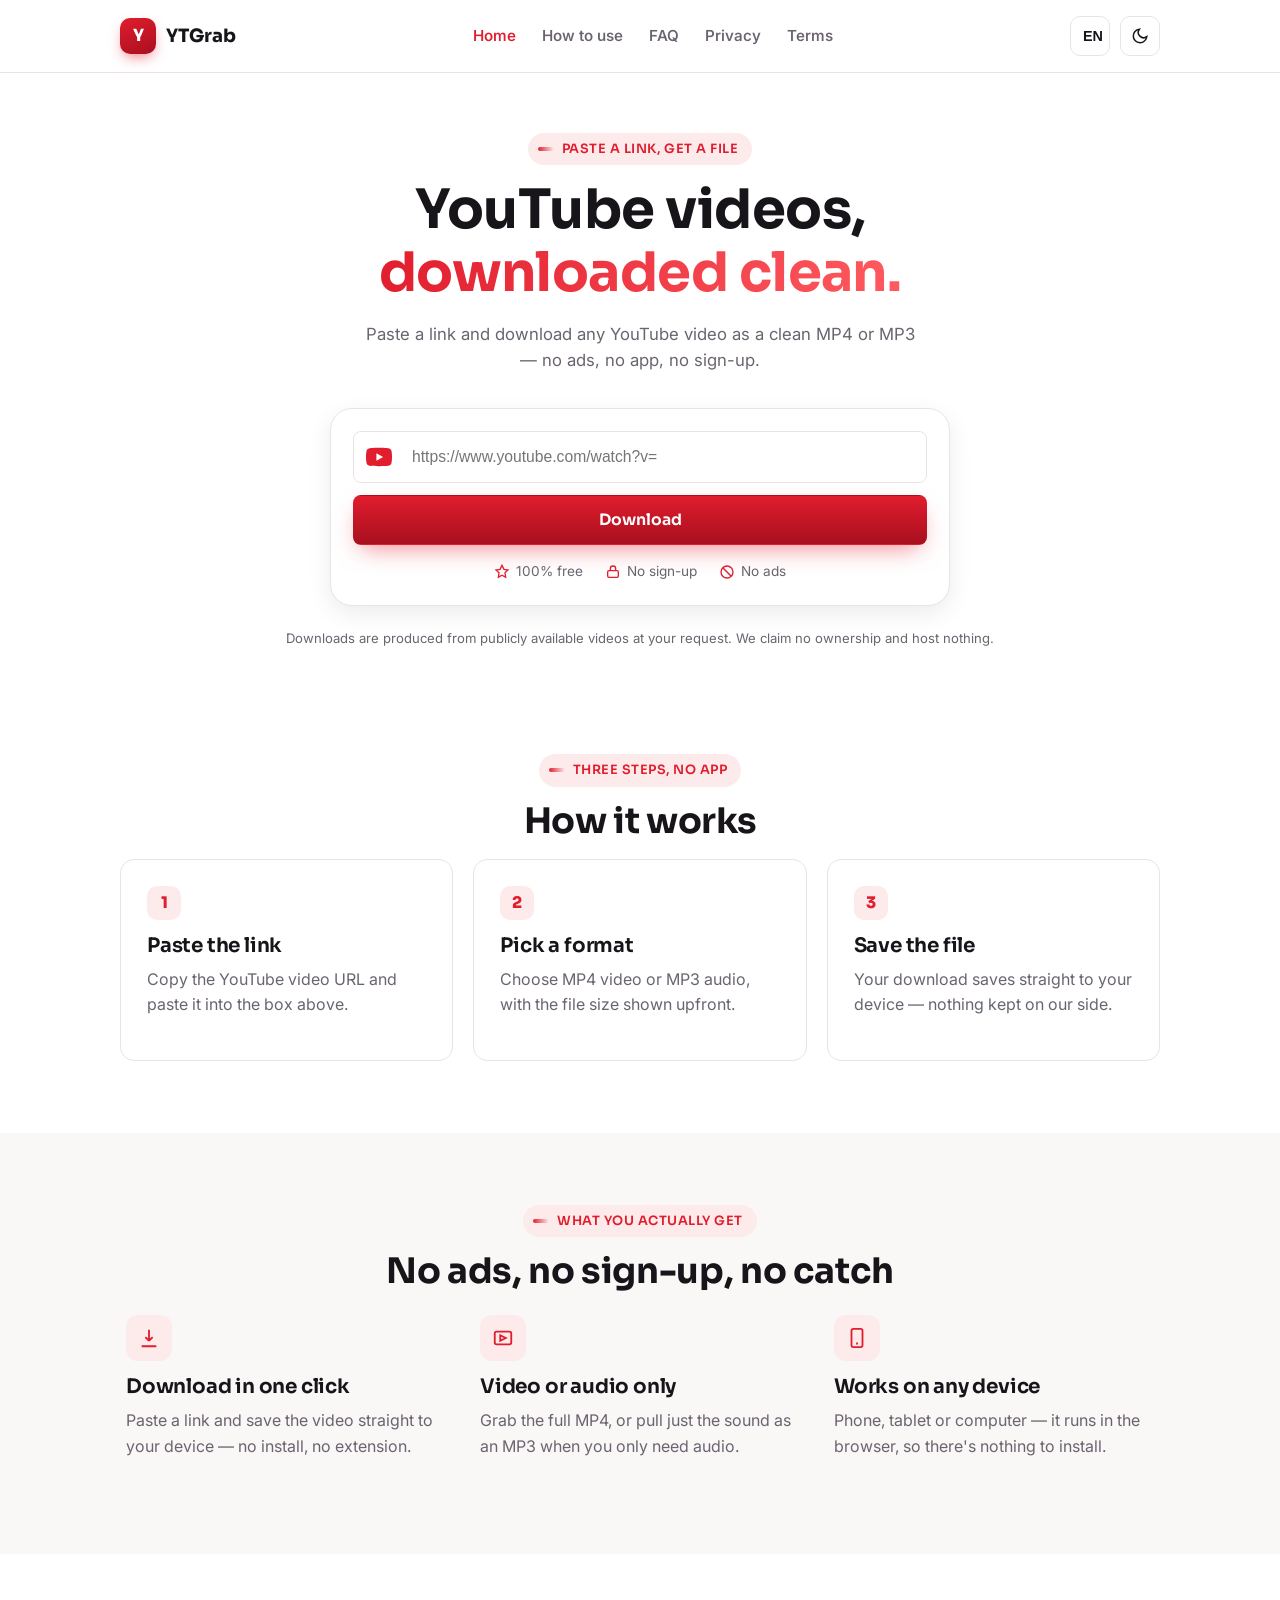
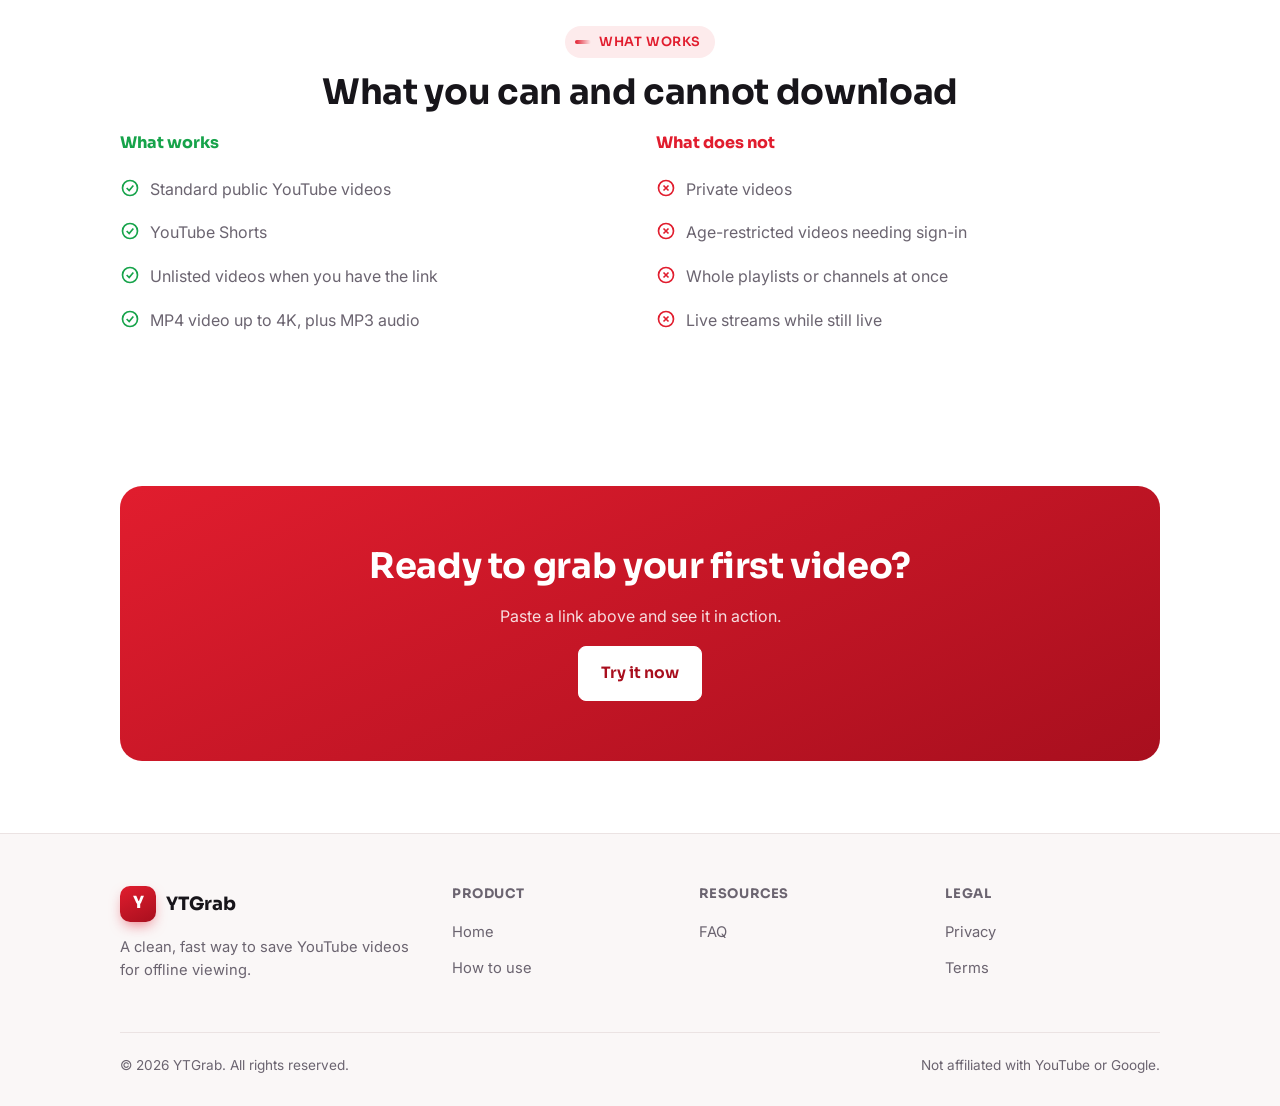
<file: index.html>
<!DOCTYPE html>
<html lang="en">
<head>
<meta charset="UTF-8">
<meta name="viewport" content="width=device-width, initial-scale=1.0">
<title>YTGrab — Free YouTube Video Downloader (MP4 & MP3, No Ads)</title>
<meta name="description" content="Download any YouTube video as a clean MP4 or MP3. Paste a link and save it straight to your device — no ads, no app to install, no sign-up.">
<link rel="icon" type="image/svg+xml" href="assets/favicon.svg">
<link rel="preconnect" href="https://fonts.googleapis.com">
<link rel="preconnect" href="https://fonts.gstatic.com" crossorigin>
<link href="https://fonts.googleapis.com/css2?family=Sora:wght@600;700;800&family=Inter:wght@400;500;600&display=swap" rel="stylesheet">
<link rel="stylesheet" href="css/style.css">
</head>
<body>

<header class="site-header">
  <div class="container">
    <a href="index.html" class="brand">
      <span class="brand-mark">Y</span>
      <span class="brand-name">YTGrab</span>
    </a>
    <nav class="main-nav">
      <a href="index.html" class="active" data-i18n="nav_home">Home</a>
      <a href="how-to-use.html" data-i18n="nav_howto">How to use</a>
      <a href="faq.html" data-i18n="nav_faq">FAQ</a>
      <a href="privacy-policy.html" data-i18n="nav_privacy">Privacy</a>
      <a href="terms-and-conditions.html" data-i18n="nav_terms">Terms</a>
    </nav>
    <div class="header-actions">
      <div class="lang-wrap">
        <button class="icon-btn lang-btn" type="button" aria-label="Change language" aria-haspopup="true">
          <svg viewBox="0 0 24 24" fill="none" stroke="currentColor" stroke-width="2"><circle cx="12" cy="12" r="9"/><path d="M3 12h18M12 3c2.5 2.7 3.8 6 3.8 9s-1.3 6.3-3.8 9c-2.5-2.7-3.8-6-3.8-9s1.3-6.3 3.8-9z"/></svg>
          <span data-current-lang>EN</span>
        </button>
        <div class="lang-menu" role="menu"></div>
      </div>
      <button class="icon-btn theme-toggle" type="button" aria-label="Toggle dark mode">
        <svg class="sun" viewBox="0 0 24 24" fill="none" stroke="currentColor" stroke-width="2"><circle cx="12" cy="12" r="4"/><path d="M12 2v2M12 20v2M4.9 4.9l1.4 1.4M17.7 17.7l1.4 1.4M2 12h2M20 12h2M4.9 19.1l1.4-1.4M17.7 6.3l1.4-1.4"/></svg>
        <svg class="moon" viewBox="0 0 24 24" fill="none" stroke="currentColor" stroke-width="2"><path d="M21 12.8A9 9 0 1111.2 3 7 7 0 0021 12.8z"/></svg>
      </button>
      <button class="icon-btn menu-toggle" type="button" aria-label="Open menu">
        <svg viewBox="0 0 24 24" fill="none" stroke="currentColor" stroke-width="2"><path d="M3 6h18M3 12h18M3 18h18"/></svg>
      </button>
    </div>
  </div>
</header>

<main>
  <section class="hero container">
    <span class="eyebrow" data-i18n="hero_eyebrow">Paste a link, get a file</span>
    <h1>
      <span data-i18n="hero_title_1">YouTube videos,</span><br>
      <span class="accent" data-i18n="hero_title_2">downloaded clean.</span>
    </h1>
    <p class="hero-sub" data-i18n="hero_sub">Paste a link and download any YouTube video as a clean MP4 or MP3 — no ads, no app, no sign-up.</p>

    <div class="downloader-card">
      <form id="downloader-form" novalidate>
        <div class="input-row">
          <svg class="yt-icon" viewBox="0 0 24 24" fill="#E11D2E"><path d="M23.5 6.2a3 3 0 00-2.1-2.1C19.5 3.5 12 3.5 12 3.5s-7.5 0-9.4.6A3 3 0 00.5 6.2 31 31 0 000 12a31 31 0 00.5 5.8 3 3 0 002.1 2.1c1.9.6 9.4.6 9.4.6s7.5 0 9.4-.6a3 3 0 002.1-2.1A31 31 0 0024 12a31 31 0 00-.5-5.8zM9.6 15.5v-7L15.8 12l-6.2 3.5z"/></svg>
          <input type="url" required inputmode="url" autocomplete="off" data-i18n-placeholder="input_placeholder" placeholder="https://www.youtube.com/watch?v=">
        </div>
        <button type="submit" class="btn btn-primary btn-block">
          <span class="btn-label" data-i18n="btn_download">Download</span>
          <span class="spinner"></span>
        </button>
      </form>

      <div class="result-box"></div>

      <div class="trust-row">
        <span><svg viewBox="0 0 24 24" fill="none" stroke="currentColor" stroke-width="2"><path d="M12 2l3 6 6 1-4.5 4.3L17.5 20 12 16.8 6.5 20l1-6.7L3 9l6-1z"/></svg><span data-i18n="trust_free">100% free</span></span>
        <span><svg viewBox="0 0 24 24" fill="none" stroke="currentColor" stroke-width="2"><rect x="4" y="10" width="16" height="10" rx="2"/><path d="M8 10V7a4 4 0 118 0v3"/></svg><span data-i18n="trust_nosignup">No sign-up</span></span>
        <span><svg viewBox="0 0 24 24" fill="none" stroke="currentColor" stroke-width="2"><circle cx="12" cy="12" r="9"/><path d="M6 6l12 12"/></svg><span data-i18n="trust_noads">No ads</span></span>
      </div>
    </div>

    <p class="disclaimer-note" data-i18n="disclaimer_home">Downloads are produced from publicly available videos at your request. We claim no ownership and host nothing.</p>
  </section>

  <section class="section">
    <div class="container">
      <div class="section-title">
        <span class="eyebrow" data-i18n="steps_eyebrow">Three steps, no app</span>
        <h2 data-i18n="steps_title">How it works</h2>
      </div>
      <div class="steps">
        <div class="step-card">
          <div class="step-num">1</div>
          <h3 data-i18n="step1_title">Paste the link</h3>
          <p data-i18n="step1_body">Copy the YouTube video URL and paste it into the box above.</p>
        </div>
        <div class="step-card">
          <div class="step-num">2</div>
          <h3 data-i18n="step2_title">Pick a format</h3>
          <p data-i18n="step2_body">Choose MP4 video or MP3 audio, with the file size shown upfront.</p>
        </div>
        <div class="step-card">
          <div class="step-num">3</div>
          <h3 data-i18n="step3_title">Save the file</h3>
          <p data-i18n="step3_body">Your download saves straight to your device — nothing kept on our side.</p>
        </div>
      </div>
    </div>
  </section>

  <section class="section section-alt">
    <div class="container">
      <div class="section-title">
        <span class="eyebrow" data-i18n="feat_eyebrow">What you actually get</span>
        <h2 data-i18n="feat_title">No ads, no sign-up, no catch</h2>
      </div>
      <div class="feature-grid">
        <div class="feature-card">
          <div class="feature-icon"><svg viewBox="0 0 24 24" fill="none" stroke="currentColor" stroke-width="2"><path d="M12 3v12m0 0l-4-4m4 4l4-4M4 21h16"/></svg></div>
          <h3 data-i18n="feat1_title">Download in one click</h3>
          <p data-i18n="feat1_body">Paste a link and save the video straight to your device — no install, no extension.</p>
        </div>
        <div class="feature-card">
          <div class="feature-icon"><svg viewBox="0 0 24 24" fill="none" stroke="currentColor" stroke-width="2"><rect x="3" y="5" width="18" height="14" rx="2"/><path d="M9 9l6 3-6 3z"/></svg></div>
          <h3 data-i18n="feat2_title">Video or audio only</h3>
          <p data-i18n="feat2_body">Grab the full MP4, or pull just the sound as an MP3 when you only need audio.</p>
        </div>
        <div class="feature-card">
          <div class="feature-icon"><svg viewBox="0 0 24 24" fill="none" stroke="currentColor" stroke-width="2"><rect x="6" y="2" width="12" height="20" rx="2"/><path d="M11 18h2"/></svg></div>
          <h3 data-i18n="feat3_title">Works on any device</h3>
          <p data-i18n="feat3_body">Phone, tablet or computer — it runs in the browser, so there's nothing to install.</p>
        </div>
      </div>
    </div>
  </section>

  <section class="section">
    <div class="container">
      <div class="section-title">
        <span class="eyebrow">What works</span>
        <h2>What you can and cannot download</h2>
      </div>
      <div class="check-grid">
        <div>
          <div class="check-title good">What works</div>
          <ul class="check-list good">
            <li><svg viewBox="0 0 24 24" fill="none" stroke="currentColor" stroke-width="2"><circle cx="12" cy="12" r="9"/><path d="M8 12l3 3 5-6"/></svg>Standard public YouTube videos</li>
            <li><svg viewBox="0 0 24 24" fill="none" stroke="currentColor" stroke-width="2"><circle cx="12" cy="12" r="9"/><path d="M8 12l3 3 5-6"/></svg>YouTube Shorts</li>
            <li><svg viewBox="0 0 24 24" fill="none" stroke="currentColor" stroke-width="2"><circle cx="12" cy="12" r="9"/><path d="M8 12l3 3 5-6"/></svg>Unlisted videos when you have the link</li>
            <li><svg viewBox="0 0 24 24" fill="none" stroke="currentColor" stroke-width="2"><circle cx="12" cy="12" r="9"/><path d="M8 12l3 3 5-6"/></svg>MP4 video up to 4K, plus MP3 audio</li>
          </ul>
        </div>
        <div>
          <div class="check-title bad">What does not</div>
          <ul class="check-list bad">
            <li><svg viewBox="0 0 24 24" fill="none" stroke="currentColor" stroke-width="2"><circle cx="12" cy="12" r="9"/><path d="M9 9l6 6M15 9l-6 6"/></svg>Private videos</li>
            <li><svg viewBox="0 0 24 24" fill="none" stroke="currentColor" stroke-width="2"><circle cx="12" cy="12" r="9"/><path d="M9 9l6 6M15 9l-6 6"/></svg>Age-restricted videos needing sign-in</li>
            <li><svg viewBox="0 0 24 24" fill="none" stroke="currentColor" stroke-width="2"><circle cx="12" cy="12" r="9"/><path d="M9 9l6 6M15 9l-6 6"/></svg>Whole playlists or channels at once</li>
            <li><svg viewBox="0 0 24 24" fill="none" stroke="currentColor" stroke-width="2"><circle cx="12" cy="12" r="9"/><path d="M9 9l6 6M15 9l-6 6"/></svg>Live streams while still live</li>
          </ul>
        </div>
      </div>
    </div>
  </section>

  <section class="section">
    <div class="container">
      <div class="cta-band">
        <h2 data-i18n="cta_title">Ready to grab your first video?</h2>
        <p data-i18n="cta_sub">Paste a link above and see it in action.</p>
        <a href="#downloader-form" class="btn btn-ghost" data-i18n="cta_button">Try it now</a>
      </div>
    </div>
  </section>
</main>

<footer class="site-footer">
  <div class="container">
    <div class="footer-grid">
      <div class="footer-col">
        <div class="brand" style="margin-bottom:14px;">
          <span class="brand-mark">Y</span><span class="brand-name">YTGrab</span>
        </div>
        <p style="font-size:.92rem;" data-i18n="footer_tagline">A clean, fast way to save YouTube videos for offline viewing.</p>
      </div>
      <div class="footer-col">
        <h4 data-i18n="footer_product">Product</h4>
        <a href="index.html" data-i18n="nav_home">Home</a>
        <a href="how-to-use.html" data-i18n="nav_howto">How to use</a>
      </div>
      <div class="footer-col">
        <h4 data-i18n="footer_resources">Resources</h4>
        <a href="faq.html" data-i18n="nav_faq">FAQ</a>
      </div>
      <div class="footer-col">
        <h4 data-i18n="footer_legal">Legal</h4>
        <a href="privacy-policy.html" data-i18n="nav_privacy">Privacy</a>
        <a href="terms-and-conditions.html" data-i18n="nav_terms">Terms</a>
      </div>
    </div>
    <div class="footer-bottom">
      <span>© <span data-year></span> YTGrab. <span data-i18n="footer_rights">All rights reserved.</span></span>
      <span data-i18n="footer_disclaimer">Not affiliated with YouTube or Google.</span>
    </div>
  </div>
</footer>

<script src="js/i18n.js"></script>
<script src="js/main.js"></script>
</body>
</html>
</file>
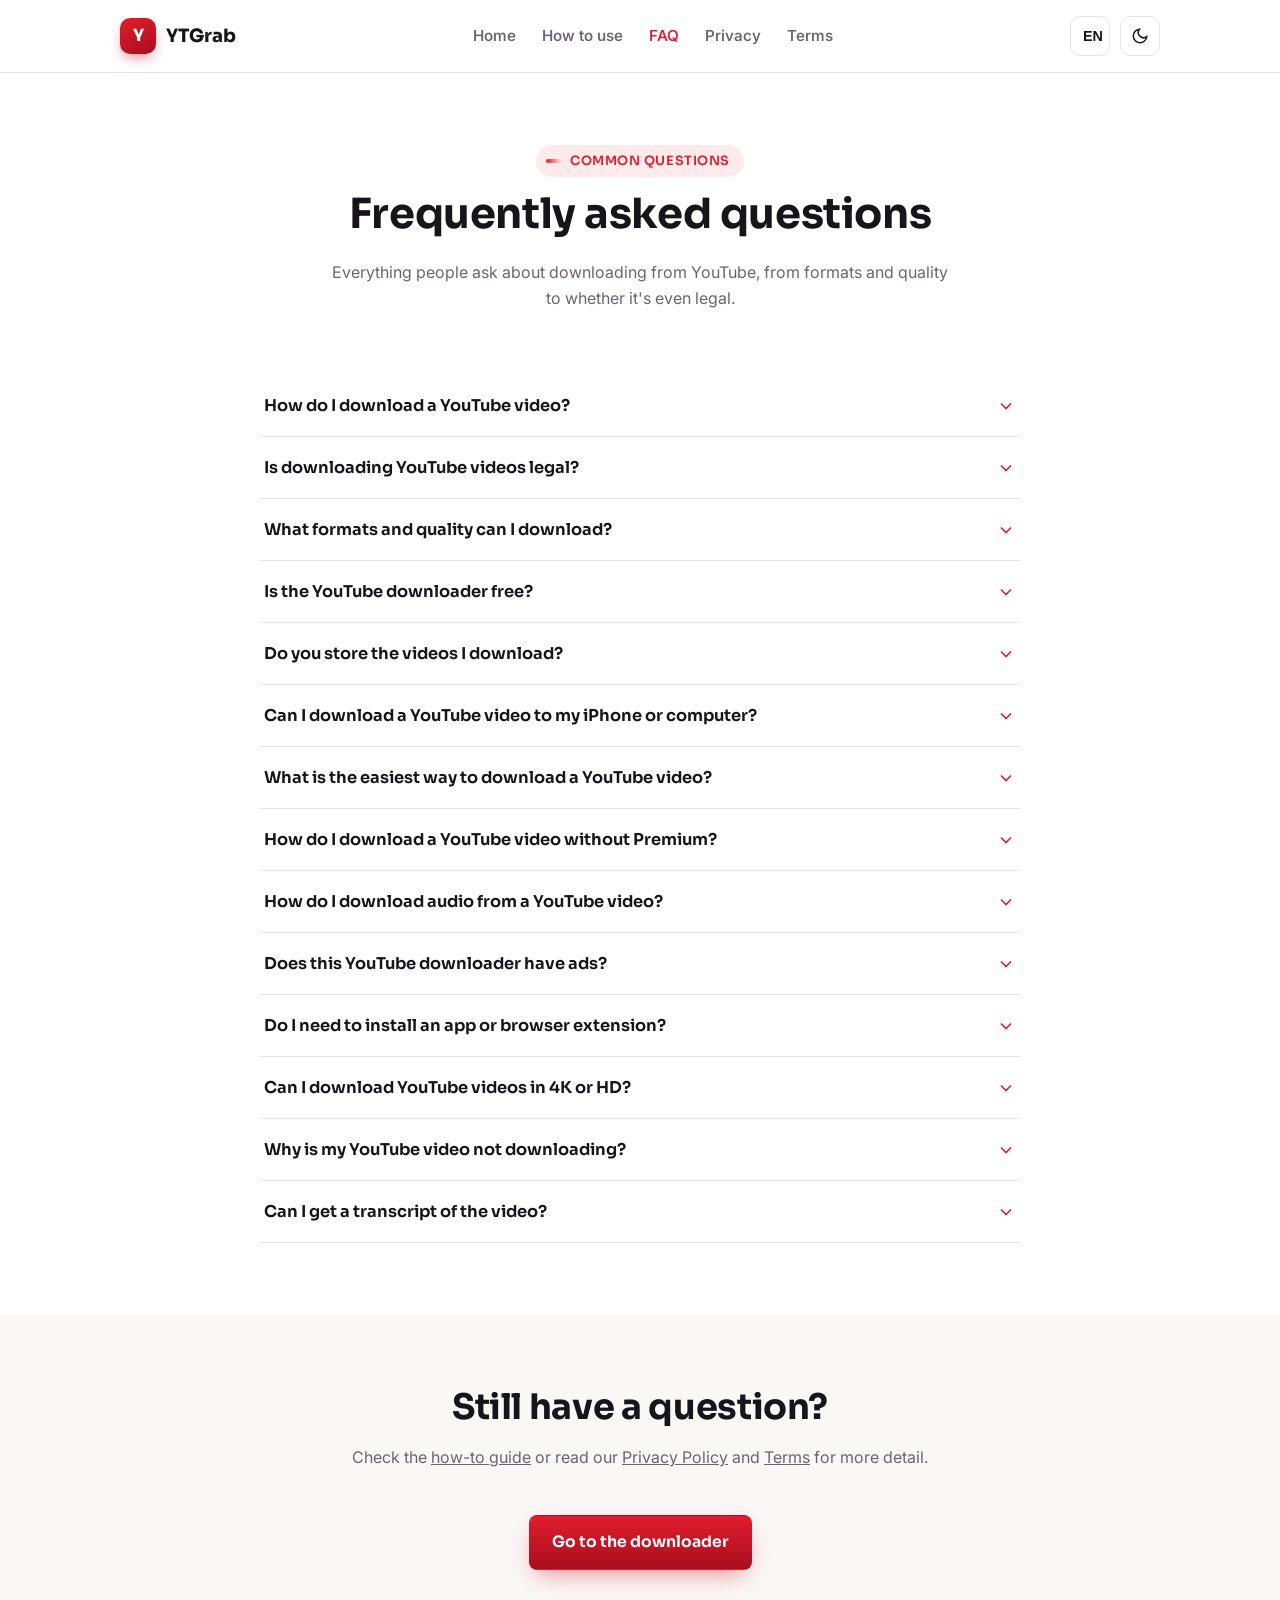
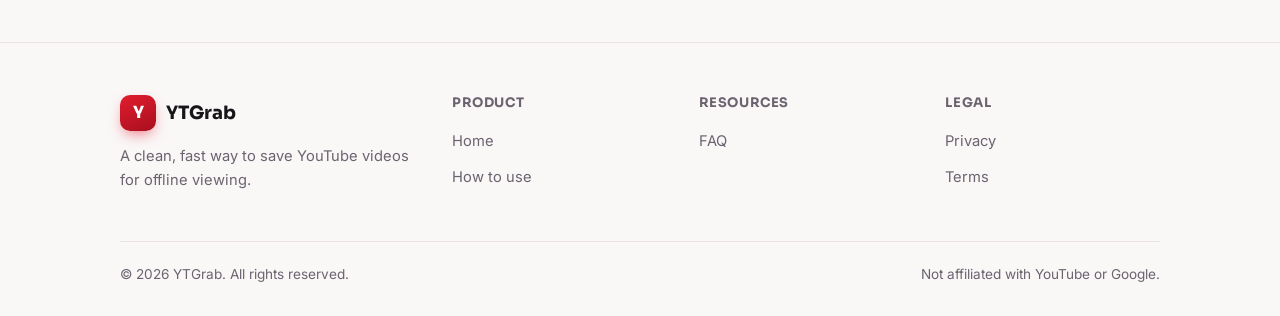
<file: faq.html>
<!DOCTYPE html>
<html lang="en">
<head>
<meta charset="UTF-8">
<meta name="viewport" content="width=device-width, initial-scale=1.0">
<title>YouTube Downloader FAQ — Formats, Quality, Legality | YTGrab</title>
<meta name="description" content="Answers to common questions about downloading YouTube videos: is it legal, what formats and quality are available, is it free, and why a download might fail.">
<link rel="icon" type="image/svg+xml" href="assets/favicon.svg">
<link rel="preconnect" href="https://fonts.googleapis.com">
<link rel="preconnect" href="https://fonts.gstatic.com" crossorigin>
<link href="https://fonts.googleapis.com/css2?family=Sora:wght@600;700;800&family=Inter:wght@400;500;600&display=swap" rel="stylesheet">
<link rel="stylesheet" href="css/style.css">
</head>
<body>

<header class="site-header">
  <div class="container">
    <a href="index.html" class="brand">
      <span class="brand-mark">Y</span>
      <span class="brand-name">YTGrab</span>
    </a>
    <nav class="main-nav">
      <a href="index.html" data-i18n="nav_home">Home</a>
      <a href="how-to-use.html" data-i18n="nav_howto">How to use</a>
      <a href="faq.html" class="active" data-i18n="nav_faq">FAQ</a>
      <a href="privacy-policy.html" data-i18n="nav_privacy">Privacy</a>
      <a href="terms-and-conditions.html" data-i18n="nav_terms">Terms</a>
    </nav>
    <div class="header-actions">
      <div class="lang-wrap">
        <button class="icon-btn lang-btn" type="button" aria-label="Change language" aria-haspopup="true">
          <svg viewBox="0 0 24 24" fill="none" stroke="currentColor" stroke-width="2"><circle cx="12" cy="12" r="9"/><path d="M3 12h18M12 3c2.5 2.7 3.8 6 3.8 9s-1.3 6.3-3.8 9c-2.5-2.7-3.8-6-3.8-9s1.3-6.3 3.8-9z"/></svg>
          <span data-current-lang>EN</span>
        </button>
        <div class="lang-menu" role="menu"></div>
      </div>
      <button class="icon-btn theme-toggle" type="button" aria-label="Toggle dark mode">
        <svg class="sun" viewBox="0 0 24 24" fill="none" stroke="currentColor" stroke-width="2"><circle cx="12" cy="12" r="4"/><path d="M12 2v2M12 20v2M4.9 4.9l1.4 1.4M17.7 17.7l1.4 1.4M2 12h2M20 12h2M4.9 19.1l1.4-1.4M17.7 6.3l1.4-1.4"/></svg>
        <svg class="moon" viewBox="0 0 24 24" fill="none" stroke="currentColor" stroke-width="2"><path d="M21 12.8A9 9 0 1111.2 3 7 7 0 0021 12.8z"/></svg>
      </button>
      <button class="icon-btn menu-toggle" type="button" aria-label="Open menu">
        <svg viewBox="0 0 24 24" fill="none" stroke="currentColor" stroke-width="2"><path d="M3 6h18M3 12h18M3 18h18"/></svg>
      </button>
    </div>
  </div>
</header>

<main>
  <section class="section" style="padding-bottom:20px;">
    <div class="container">
      <div class="section-title">
        <span class="eyebrow">Common questions</span>
        <h1 style="font-size:clamp(1.9rem,4.5vw,2.6rem);">Frequently asked questions</h1>
        <p class="section-sub">Everything people ask about downloading from YouTube, from formats and quality to whether it's even legal.</p>
      </div>
    </div>
  </section>

  <section class="section" style="padding-top:0;">
    <div class="container">
      <div class="faq-list">

        <div class="faq-item">
          <button class="faq-q">How do I download a YouTube video?
            <svg viewBox="0 0 24 24" fill="none" stroke="currentColor" stroke-width="2"><path d="M6 9l6 6 6-6"/></svg>
          </button>
          <div class="faq-a"><p>Copy the video's link from YouTube, paste it into the box on the <a href="index.html">YTGrab homepage</a>, and tap Download. You'll get a choice of formats and qualities, and the file saves straight to your device. See the full <a href="how-to-use.html">step-by-step guide</a> for details.</p></div>
        </div>

        <div class="faq-item">
          <button class="faq-q">Is downloading YouTube videos legal?
            <svg viewBox="0 0 24 24" fill="none" stroke="currentColor" stroke-width="2"><path d="M6 9l6 6 6-6"/></svg>
          </button>
          <div class="faq-a"><p>It depends on the video and how you use the file. Downloading content you own, content that's explicitly licensed for reuse, or content for personal offline viewing where your local law allows it is generally fine. Downloading and redistributing copyrighted material without permission is not. YouTube's own Terms of Service restrict downloading unless a download button is offered by YouTube itself, so use judgment and respect the rights of creators. See our <a href="terms-and-conditions.html">Terms and Conditions</a> for more.</p></div>
        </div>

        <div class="faq-item">
          <button class="faq-q">What formats and quality can I download?
            <svg viewBox="0 0 24 24" fill="none" stroke="currentColor" stroke-width="2"><path d="M6 9l6 6 6-6"/></svg>
          </button>
          <div class="faq-a"><p>You can save the full video as an <strong>MP4</strong> in resolutions up to 4K when the source video supports it, or extract just the sound as an <strong>MP3</strong>. Each option shows its approximate file size before you download, so you can pick what fits your storage and connection.</p></div>
        </div>

        <div class="faq-item">
          <button class="faq-q">Is the YouTube downloader free?
            <svg viewBox="0 0 24 24" fill="none" stroke="currentColor" stroke-width="2"><path d="M6 9l6 6 6-6"/></svg>
          </button>
          <div class="faq-a"><p>Yes. There's no subscription, no per-download fee, and no hidden paywall behind a "premium" quality tier. The tool is supported without requiring an account or payment details from you.</p></div>
        </div>

        <div class="faq-item">
          <button class="faq-q">Do you store the videos I download?
            <svg viewBox="0 0 24 24" fill="none" stroke="currentColor" stroke-width="2"><path d="M6 9l6 6 6-6"/></svg>
          </button>
          <div class="faq-a"><p>No. Video files are fetched and handed to your browser to save; they are not kept on our servers afterward. Read the full details in our <a href="privacy-policy.html">Privacy Policy</a>.</p></div>
        </div>

        <div class="faq-item">
          <button class="faq-q">Can I download a YouTube video to my iPhone or computer?
            <svg viewBox="0 0 24 24" fill="none" stroke="currentColor" stroke-width="2"><path d="M6 9l6 6 6-6"/></svg>
          </button>
          <div class="faq-a"><p>Yes — the tool runs entirely in your browser, so it works the same way on iPhone, Android, and desktop computers. There's no app to install and no browser extension required.</p></div>
        </div>

        <div class="faq-item">
          <button class="faq-q">What is the easiest way to download a YouTube video?
            <svg viewBox="0 0 24 24" fill="none" stroke="currentColor" stroke-width="2"><path d="M6 9l6 6 6-6"/></svg>
          </button>
          <div class="faq-a"><p>Paste the link, tap Download once, and pick a format — that's the whole flow. No sign-up form, no app store detour, no extra clicks through ad pages.</p></div>
        </div>

        <div class="faq-item">
          <button class="faq-q">How do I download a YouTube video without Premium?
            <svg viewBox="0 0 24 24" fill="none" stroke="currentColor" stroke-width="2"><path d="M6 9l6 6 6-6"/></svg>
          </button>
          <div class="faq-a"><p>YouTube Premium's offline downloads only work inside the YouTube app and expire after a set period. YTGrab instead saves an actual MP4 or MP3 file to your device that you keep permanently, with no subscription required.</p></div>
        </div>

        <div class="faq-item">
          <button class="faq-q">How do I download audio from a YouTube video?
            <svg viewBox="0 0 24 24" fill="none" stroke="currentColor" stroke-width="2"><path d="M6 9l6 6 6-6"/></svg>
          </button>
          <div class="faq-a"><p>Paste the video link as usual, then choose the MP3 option instead of MP4 when the format list appears. You'll get just the audio track, ready to play in any music app.</p></div>
        </div>

        <div class="faq-item">
          <button class="faq-q">Does this YouTube downloader have ads?
            <svg viewBox="0 0 24 24" fill="none" stroke="currentColor" stroke-width="2"><path d="M6 9l6 6 6-6"/></svg>
          </button>
          <div class="faq-a"><p>No pop-ups, no fake "Download" buttons, and no bundled software. The interface is kept deliberately clean so the real download button is always the one you tap.</p></div>
        </div>

        <div class="faq-item">
          <button class="faq-q">Do I need to install an app or browser extension?
            <svg viewBox="0 0 24 24" fill="none" stroke="currentColor" stroke-width="2"><path d="M6 9l6 6 6-6"/></svg>
          </button>
          <div class="faq-a"><p>No. Everything happens on this website. That also means there's nothing running in the background on your device and nothing to keep updated.</p></div>
        </div>

        <div class="faq-item">
          <button class="faq-q">Can I download YouTube videos in 4K or HD?
            <svg viewBox="0 0 24 24" fill="none" stroke="currentColor" stroke-width="2"><path d="M6 9l6 6 6-6"/></svg>
          </button>
          <div class="faq-a"><p>When the original video was uploaded in a higher resolution, you'll see those options — up to 4K — in the format list alongside smaller, faster-downloading options like 360p.</p></div>
        </div>

        <div class="faq-item">
          <button class="faq-q">Why is my YouTube video not downloading?
            <svg viewBox="0 0 24 24" fill="none" stroke="currentColor" stroke-width="2"><path d="M6 9l6 6 6-6"/></svg>
          </button>
          <div class="faq-a"><p>This is almost always about the video itself rather than the tool. Private videos, age-restricted videos that require a signed-in account, whole playlists, and live streams that are still live can't be fetched. Double-check the link is public and points to a single video, then try again.</p></div>
        </div>

        <div class="faq-item">
          <button class="faq-q">Can I get a transcript of the video?
            <svg viewBox="0 0 24 24" fill="none" stroke="currentColor" stroke-width="2"><path d="M6 9l6 6 6-6"/></svg>
          </button>
          <div class="faq-a"><p>A text transcript feature is planned for a future update. For now, downloading the audio as MP3 and running it through a separate transcription tool is the quickest workaround.</p></div>
        </div>

      </div>
    </div>
  </section>

  <section class="section section-alt">
    <div class="container" style="text-align:center;">
      <h2>Still have a question?</h2>
      <p class="section-sub">Check the <a href="how-to-use.html">how-to guide</a> or read our <a href="privacy-policy.html">Privacy Policy</a> and <a href="terms-and-conditions.html">Terms</a> for more detail.</p>
      <a href="index.html#downloader-form" class="btn btn-primary">Go to the downloader</a>
    </div>
  </section>
</main>

<footer class="site-footer">
  <div class="container">
    <div class="footer-grid">
      <div class="footer-col">
        <div class="brand" style="margin-bottom:14px;">
          <span class="brand-mark">Y</span><span class="brand-name">YTGrab</span>
        </div>
        <p style="font-size:.92rem;" data-i18n="footer_tagline">A clean, fast way to save YouTube videos for offline viewing.</p>
      </div>
      <div class="footer-col">
        <h4 data-i18n="footer_product">Product</h4>
        <a href="index.html" data-i18n="nav_home">Home</a>
        <a href="how-to-use.html" data-i18n="nav_howto">How to use</a>
      </div>
      <div class="footer-col">
        <h4 data-i18n="footer_resources">Resources</h4>
        <a href="faq.html" data-i18n="nav_faq">FAQ</a>
      </div>
      <div class="footer-col">
        <h4 data-i18n="footer_legal">Legal</h4>
        <a href="privacy-policy.html" data-i18n="nav_privacy">Privacy</a>
        <a href="terms-and-conditions.html" data-i18n="nav_terms">Terms</a>
      </div>
    </div>
    <div class="footer-bottom">
      <span>© <span data-year></span> YTGrab. <span data-i18n="footer_rights">All rights reserved.</span></span>
      <span data-i18n="footer_disclaimer">Not affiliated with YouTube or Google.</span>
    </div>
  </div>
</footer>

<script src="js/i18n.js"></script>
<script src="js/main.js"></script>
</body>
</html>
</file>
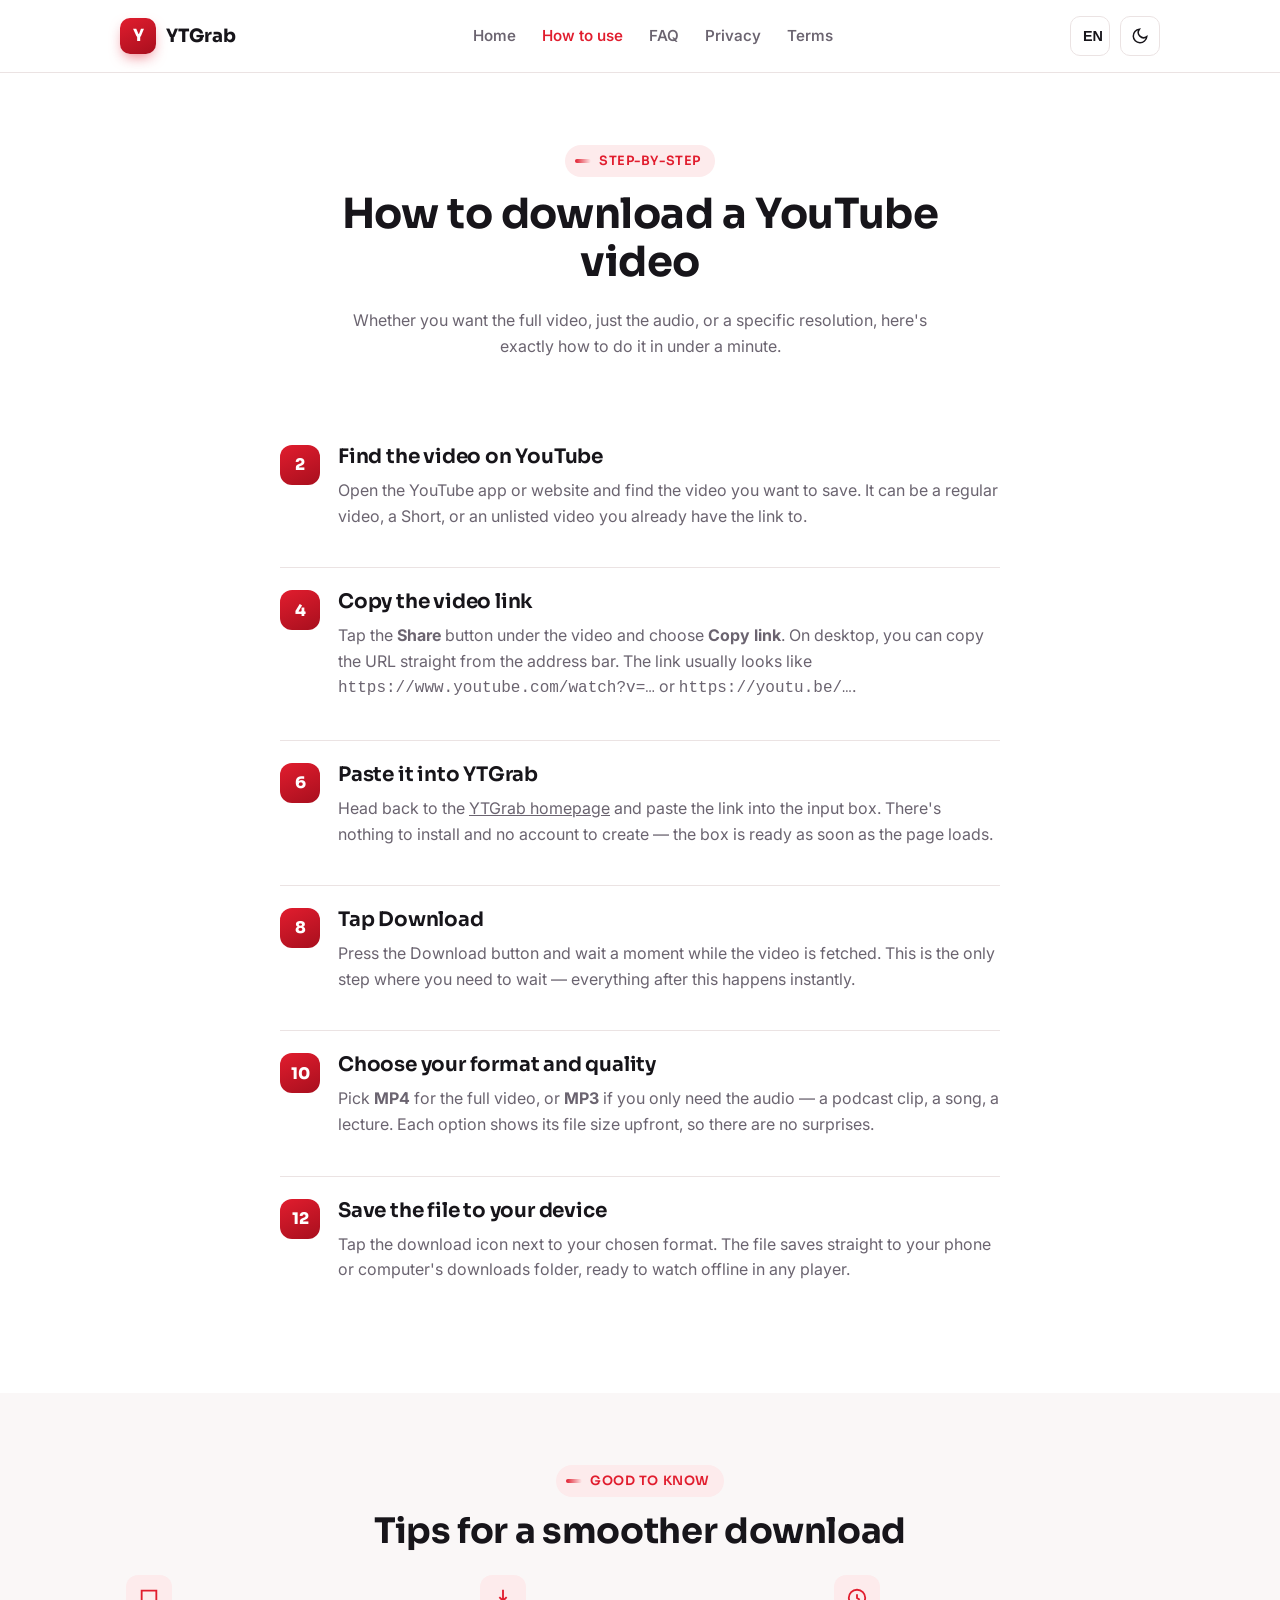
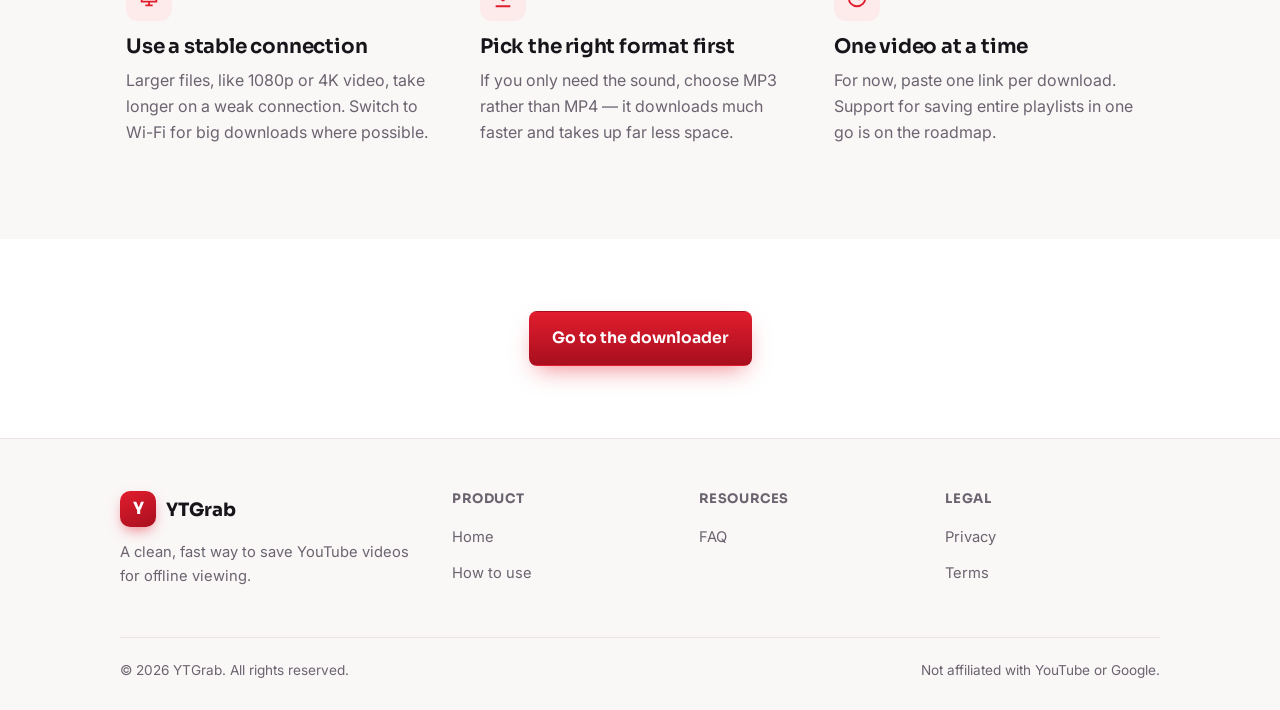
<file: how-to-use.html>
<!DOCTYPE html>
<html lang="en">
<head>
<meta charset="UTF-8">
<meta name="viewport" content="width=device-width, initial-scale=1.0">
<title>How to Download a YouTube Video — Step-by-Step Guide | YTGrab</title>
<meta name="description" content="A complete step-by-step guide to downloading YouTube videos as MP4 or MP3 with YTGrab, plus tips for shorts, playlists, and choosing the right quality.">
<link rel="icon" type="image/svg+xml" href="assets/favicon.svg">
<link rel="preconnect" href="https://fonts.googleapis.com">
<link rel="preconnect" href="https://fonts.gstatic.com" crossorigin>
<link href="https://fonts.googleapis.com/css2?family=Sora:wght@600;700;800&family=Inter:wght@400;500;600&display=swap" rel="stylesheet">
<link rel="stylesheet" href="css/style.css">
</head>
<body>

<header class="site-header">
  <div class="container">
    <a href="index.html" class="brand">
      <span class="brand-mark">Y</span>
      <span class="brand-name">YTGrab</span>
    </a>
    <nav class="main-nav">
      <a href="index.html" data-i18n="nav_home">Home</a>
      <a href="how-to-use.html" class="active" data-i18n="nav_howto">How to use</a>
      <a href="faq.html" data-i18n="nav_faq">FAQ</a>
      <a href="privacy-policy.html" data-i18n="nav_privacy">Privacy</a>
      <a href="terms-and-conditions.html" data-i18n="nav_terms">Terms</a>
    </nav>
    <div class="header-actions">
      <div class="lang-wrap">
        <button class="icon-btn lang-btn" type="button" aria-label="Change language" aria-haspopup="true">
          <svg viewBox="0 0 24 24" fill="none" stroke="currentColor" stroke-width="2"><circle cx="12" cy="12" r="9"/><path d="M3 12h18M12 3c2.5 2.7 3.8 6 3.8 9s-1.3 6.3-3.8 9c-2.5-2.7-3.8-6-3.8-9s1.3-6.3 3.8-9z"/></svg>
          <span data-current-lang>EN</span>
        </button>
        <div class="lang-menu" role="menu"></div>
      </div>
      <button class="icon-btn theme-toggle" type="button" aria-label="Toggle dark mode">
        <svg class="sun" viewBox="0 0 24 24" fill="none" stroke="currentColor" stroke-width="2"><circle cx="12" cy="12" r="4"/><path d="M12 2v2M12 20v2M4.9 4.9l1.4 1.4M17.7 17.7l1.4 1.4M2 12h2M20 12h2M4.9 19.1l1.4-1.4M17.7 6.3l1.4-1.4"/></svg>
        <svg class="moon" viewBox="0 0 24 24" fill="none" stroke="currentColor" stroke-width="2"><path d="M21 12.8A9 9 0 1111.2 3 7 7 0 0021 12.8z"/></svg>
      </button>
      <button class="icon-btn menu-toggle" type="button" aria-label="Open menu">
        <svg viewBox="0 0 24 24" fill="none" stroke="currentColor" stroke-width="2"><path d="M3 6h18M3 12h18M3 18h18"/></svg>
      </button>
    </div>
  </div>
</header>

<main>
  <section class="section" style="padding-bottom:20px;">
    <div class="container">
      <div class="section-title">
        <span class="eyebrow">Step-by-step</span>
        <h1 style="font-size:clamp(1.9rem,4.5vw,2.6rem);">How to download a YouTube video</h1>
        <p class="section-sub">Whether you want the full video, just the audio, or a specific resolution, here's exactly how to do it in under a minute.</p>
      </div>
    </div>
  </section>

  <section class="section" style="padding-top:0;">
    <div class="container">
      <div class="howto-list">
        <div class="howto-item">
          <div class="howto-num"></div>
          <div>
            <h3>Find the video on YouTube</h3>
            <p>Open the YouTube app or website and find the video you want to save. It can be a regular video, a Short, or an unlisted video you already have the link to.</p>
          </div>
        </div>
        <div class="howto-item">
          <div class="howto-num"></div>
          <div>
            <h3>Copy the video link</h3>
            <p>Tap the <strong>Share</strong> button under the video and choose <strong>Copy link</strong>. On desktop, you can copy the URL straight from the address bar. The link usually looks like <code>https://www.youtube.com/watch?v=…</code> or <code>https://youtu.be/…</code>.</p>
          </div>
        </div>
        <div class="howto-item">
          <div class="howto-num"></div>
          <div>
            <h3>Paste it into YTGrab</h3>
            <p>Head back to the <a href="index.html">YTGrab homepage</a> and paste the link into the input box. There's nothing to install and no account to create — the box is ready as soon as the page loads.</p>
          </div>
        </div>
        <div class="howto-item">
          <div class="howto-num"></div>
          <div>
            <h3>Tap Download</h3>
            <p>Press the Download button and wait a moment while the video is fetched. This is the only step where you need to wait — everything after this happens instantly.</p>
          </div>
        </div>
        <div class="howto-item">
          <div class="howto-num"></div>
          <div>
            <h3>Choose your format and quality</h3>
            <p>Pick <strong>MP4</strong> for the full video, or <strong>MP3</strong> if you only need the audio — a podcast clip, a song, a lecture. Each option shows its file size upfront, so there are no surprises.</p>
          </div>
        </div>
        <div class="howto-item">
          <div class="howto-num"></div>
          <div>
            <h3>Save the file to your device</h3>
            <p>Tap the download icon next to your chosen format. The file saves straight to your phone or computer's downloads folder, ready to watch offline in any player.</p>
          </div>
        </div>
      </div>
    </div>
  </section>

  <section class="section section-alt">
    <div class="container">
      <div class="section-title">
        <span class="eyebrow">Good to know</span>
        <h2>Tips for a smoother download</h2>
      </div>
      <div class="feature-grid">
        <div class="feature-card">
          <div class="feature-icon"><svg viewBox="0 0 24 24" fill="none" stroke="currentColor" stroke-width="2"><path d="M4 4h16v12H4zM8 20h8M12 16v4"/></svg></div>
          <h3>Use a stable connection</h3>
          <p>Larger files, like 1080p or 4K video, take longer on a weak connection. Switch to Wi-Fi for big downloads where possible.</p>
        </div>
        <div class="feature-card">
          <div class="feature-icon"><svg viewBox="0 0 24 24" fill="none" stroke="currentColor" stroke-width="2"><path d="M12 3v12m0 0l-4-4m4 4l4-4M4 21h16"/></svg></div>
          <h3>Pick the right format first</h3>
          <p>If you only need the sound, choose MP3 rather than MP4 — it downloads much faster and takes up far less space.</p>
        </div>
        <div class="feature-card">
          <div class="feature-icon"><svg viewBox="0 0 24 24" fill="none" stroke="currentColor" stroke-width="2"><circle cx="12" cy="12" r="9"/><path d="M12 8v4l3 2"/></svg></div>
          <h3>One video at a time</h3>
          <p>For now, paste one link per download. Support for saving entire playlists in one go is on the roadmap.</p>
        </div>
      </div>
    </div>
  </section>

  <section class="section">
    <div class="container" style="text-align:center;">
      <a href="index.html#downloader-form" class="btn btn-primary">Go to the downloader</a>
    </div>
  </section>
</main>

<footer class="site-footer">
  <div class="container">
    <div class="footer-grid">
      <div class="footer-col">
        <div class="brand" style="margin-bottom:14px;">
          <span class="brand-mark">Y</span><span class="brand-name">YTGrab</span>
        </div>
        <p style="font-size:.92rem;" data-i18n="footer_tagline">A clean, fast way to save YouTube videos for offline viewing.</p>
      </div>
      <div class="footer-col">
        <h4 data-i18n="footer_product">Product</h4>
        <a href="index.html" data-i18n="nav_home">Home</a>
        <a href="how-to-use.html" data-i18n="nav_howto">How to use</a>
      </div>
      <div class="footer-col">
        <h4 data-i18n="footer_resources">Resources</h4>
        <a href="faq.html" data-i18n="nav_faq">FAQ</a>
      </div>
      <div class="footer-col">
        <h4 data-i18n="footer_legal">Legal</h4>
        <a href="privacy-policy.html" data-i18n="nav_privacy">Privacy</a>
        <a href="terms-and-conditions.html" data-i18n="nav_terms">Terms</a>
      </div>
    </div>
    <div class="footer-bottom">
      <span>© <span data-year></span> YTGrab. <span data-i18n="footer_rights">All rights reserved.</span></span>
      <span data-i18n="footer_disclaimer">Not affiliated with YouTube or Google.</span>
    </div>
  </div>
</footer>

<script src="js/i18n.js"></script>
<script src="js/main.js"></script>
</body>
</html>
</file>
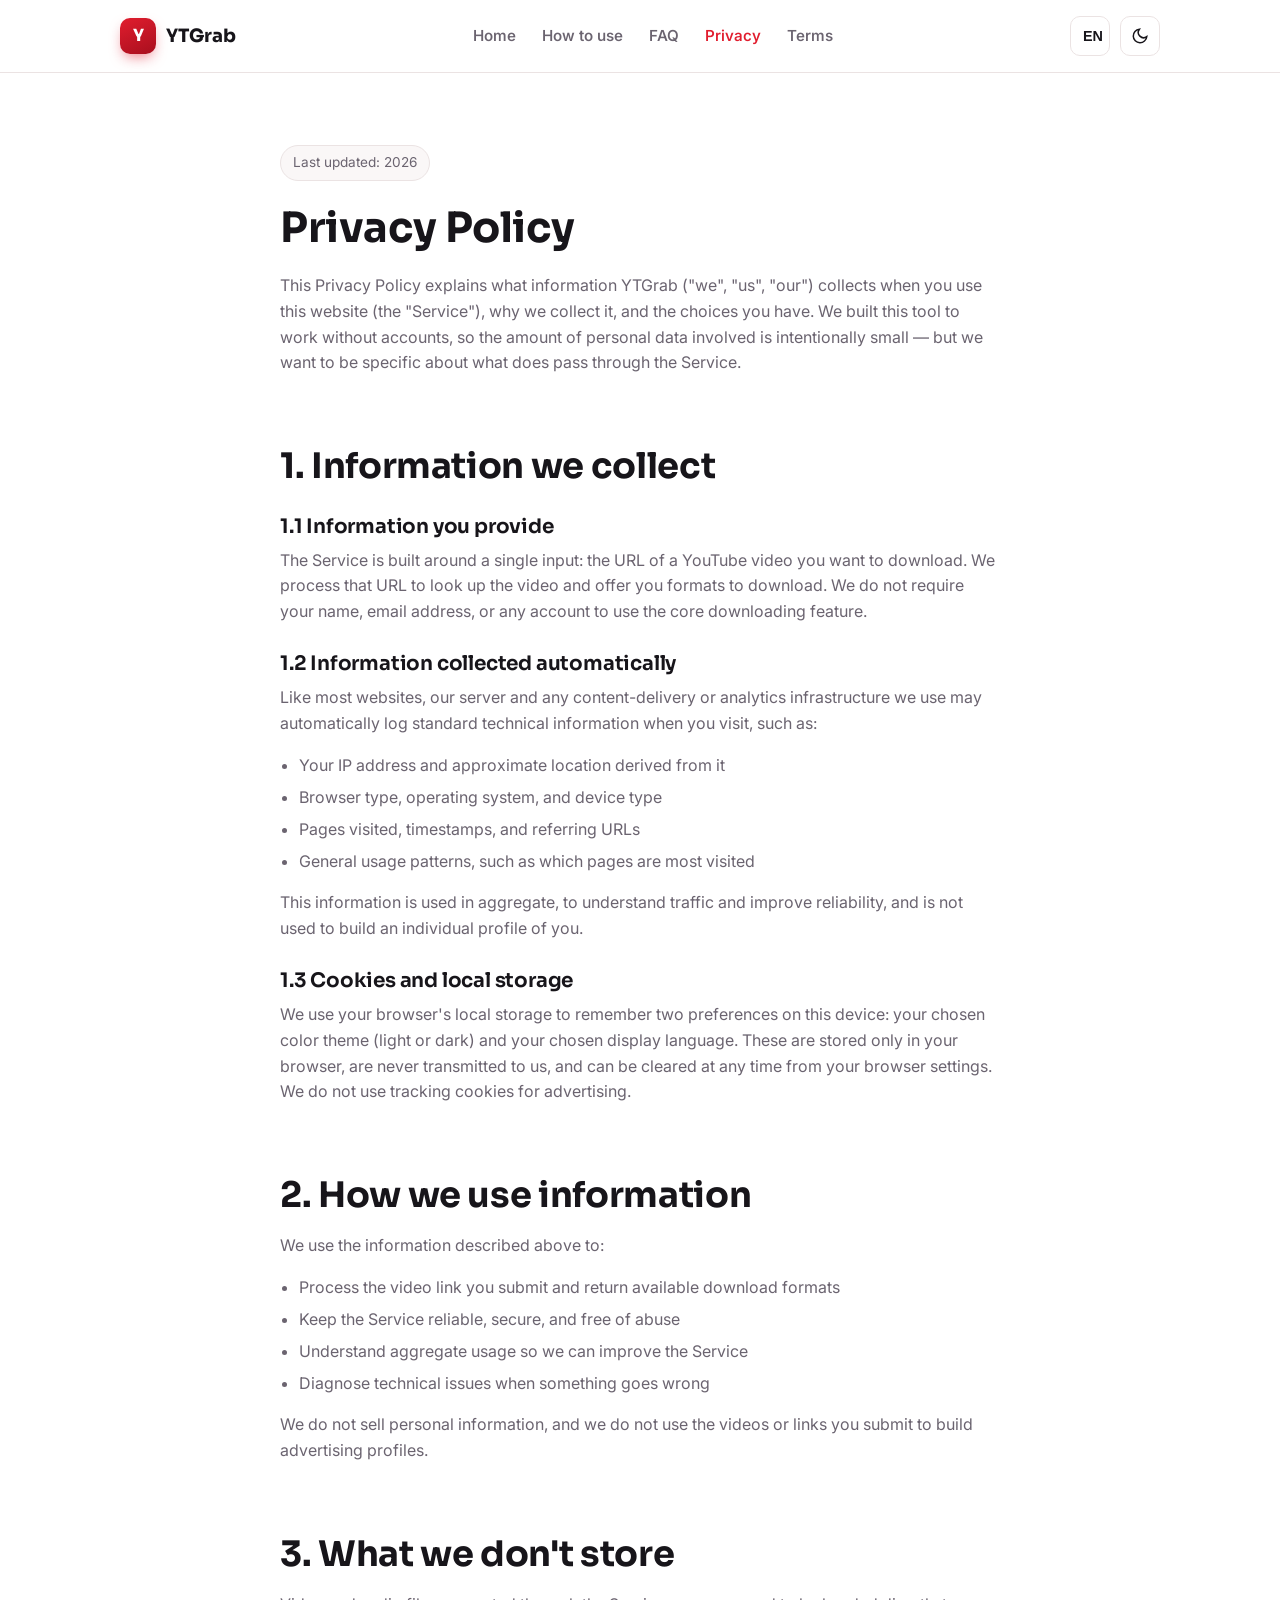
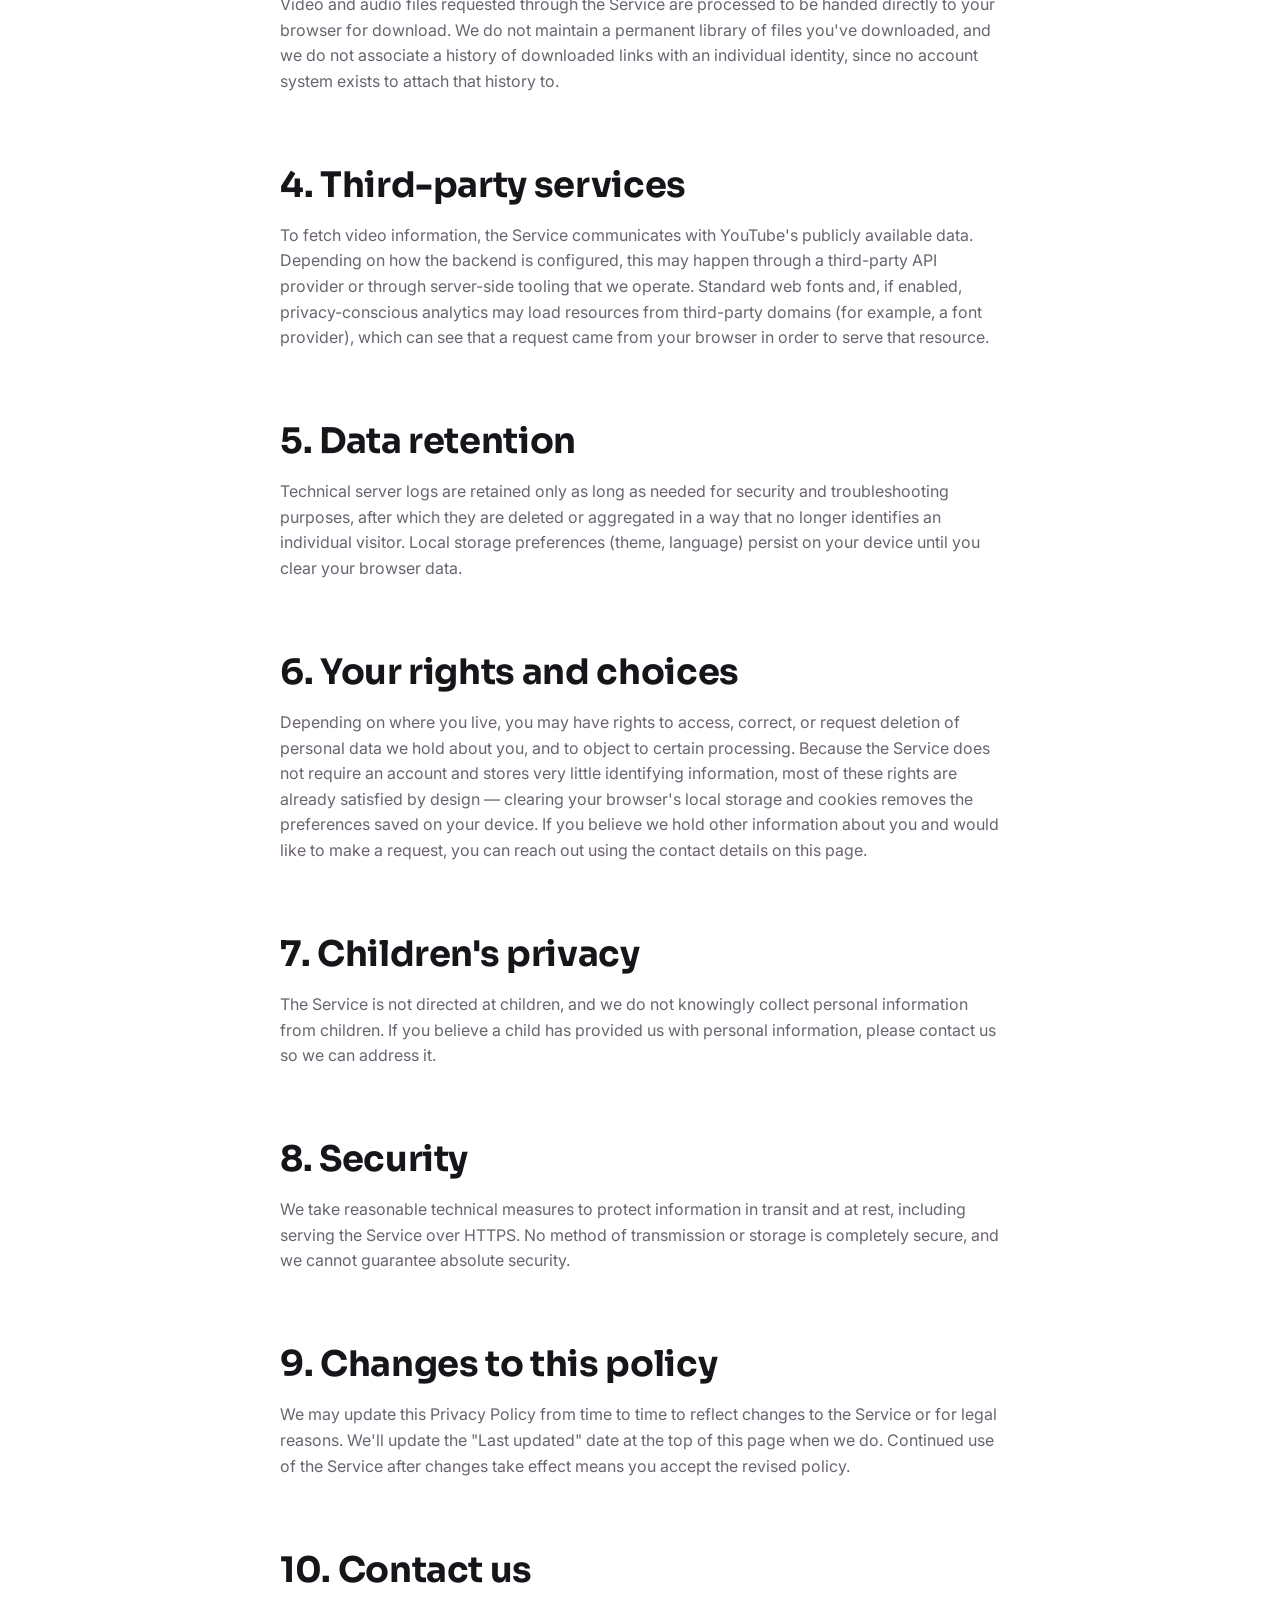
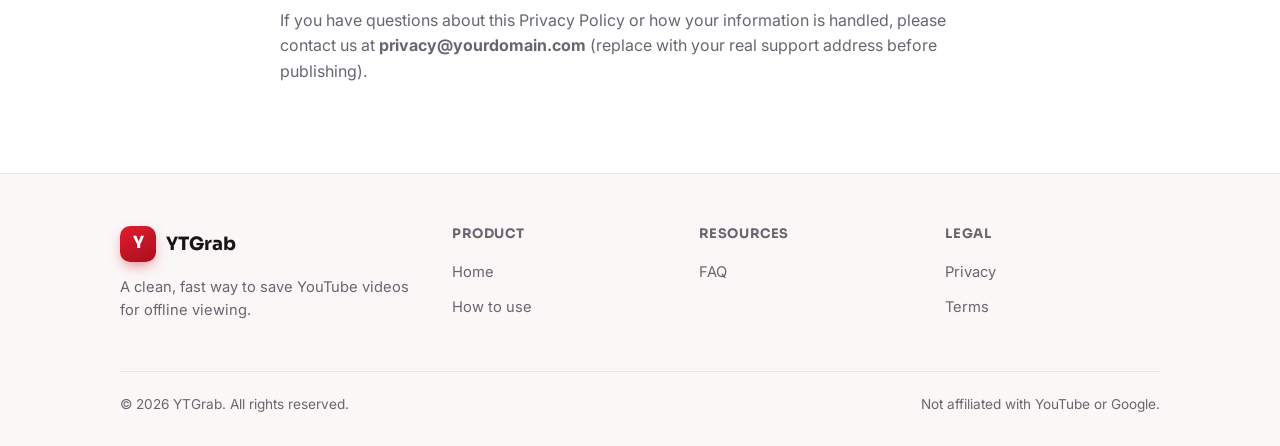
<file: privacy-policy.html>
<!DOCTYPE html>
<html lang="en">
<head>
<meta charset="UTF-8">
<meta name="viewport" content="width=device-width, initial-scale=1.0">
<title>Privacy Policy | YTGrab</title>
<meta name="description" content="Read YTGrab's Privacy Policy to understand what data is collected when you use our YouTube video downloader, how it's used, and your rights.">
<link rel="icon" type="image/svg+xml" href="assets/favicon.svg">
<link rel="preconnect" href="https://fonts.googleapis.com">
<link rel="preconnect" href="https://fonts.gstatic.com" crossorigin>
<link href="https://fonts.googleapis.com/css2?family=Sora:wght@600;700;800&family=Inter:wght@400;500;600&display=swap" rel="stylesheet">
<link rel="stylesheet" href="css/style.css">
</head>
<body>

<header class="site-header">
  <div class="container">
    <a href="index.html" class="brand">
      <span class="brand-mark">Y</span>
      <span class="brand-name">YTGrab</span>
    </a>
    <nav class="main-nav">
      <a href="index.html" data-i18n="nav_home">Home</a>
      <a href="how-to-use.html" data-i18n="nav_howto">How to use</a>
      <a href="faq.html" data-i18n="nav_faq">FAQ</a>
      <a href="privacy-policy.html" class="active" data-i18n="nav_privacy">Privacy</a>
      <a href="terms-and-conditions.html" data-i18n="nav_terms">Terms</a>
    </nav>
    <div class="header-actions">
      <div class="lang-wrap">
        <button class="icon-btn lang-btn" type="button" aria-label="Change language" aria-haspopup="true">
          <svg viewBox="0 0 24 24" fill="none" stroke="currentColor" stroke-width="2"><circle cx="12" cy="12" r="9"/><path d="M3 12h18M12 3c2.5 2.7 3.8 6 3.8 9s-1.3 6.3-3.8 9c-2.5-2.7-3.8-6-3.8-9s1.3-6.3 3.8-9z"/></svg>
          <span data-current-lang>EN</span>
        </button>
        <div class="lang-menu" role="menu"></div>
      </div>
      <button class="icon-btn theme-toggle" type="button" aria-label="Toggle dark mode">
        <svg class="sun" viewBox="0 0 24 24" fill="none" stroke="currentColor" stroke-width="2"><circle cx="12" cy="12" r="4"/><path d="M12 2v2M12 20v2M4.9 4.9l1.4 1.4M17.7 17.7l1.4 1.4M2 12h2M20 12h2M4.9 19.1l1.4-1.4M17.7 6.3l1.4-1.4"/></svg>
        <svg class="moon" viewBox="0 0 24 24" fill="none" stroke="currentColor" stroke-width="2"><path d="M21 12.8A9 9 0 1111.2 3 7 7 0 0021 12.8z"/></svg>
      </button>
      <button class="icon-btn menu-toggle" type="button" aria-label="Open menu">
        <svg viewBox="0 0 24 24" fill="none" stroke="currentColor" stroke-width="2"><path d="M3 6h18M3 12h18M3 18h18"/></svg>
      </button>
    </div>
  </div>
</header>

<main>
  <section class="section">
    <div class="container prose">
      <span class="updated-note">Last updated: <span data-year></span></span>
      <h1 style="font-size:clamp(1.9rem,4.5vw,2.6rem);">Privacy Policy</h1>
      <p>This Privacy Policy explains what information YTGrab ("we", "us", "our") collects when you use this website (the "Service"), why we collect it, and the choices you have. We built this tool to work without accounts, so the amount of personal data involved is intentionally small — but we want to be specific about what does pass through the Service.</p>

      <h2>1. Information we collect</h2>
      <h3>1.1 Information you provide</h3>
      <p>The Service is built around a single input: the URL of a YouTube video you want to download. We process that URL to look up the video and offer you formats to download. We do not require your name, email address, or any account to use the core downloading feature.</p>

      <h3>1.2 Information collected automatically</h3>
      <p>Like most websites, our server and any content-delivery or analytics infrastructure we use may automatically log standard technical information when you visit, such as:</p>
      <ul>
        <li>Your IP address and approximate location derived from it</li>
        <li>Browser type, operating system, and device type</li>
        <li>Pages visited, timestamps, and referring URLs</li>
        <li>General usage patterns, such as which pages are most visited</li>
      </ul>
      <p>This information is used in aggregate, to understand traffic and improve reliability, and is not used to build an individual profile of you.</p>

      <h3>1.3 Cookies and local storage</h3>
      <p>We use your browser's local storage to remember two preferences on this device: your chosen color theme (light or dark) and your chosen display language. These are stored only in your browser, are never transmitted to us, and can be cleared at any time from your browser settings. We do not use tracking cookies for advertising.</p>

      <h2>2. How we use information</h2>
      <p>We use the information described above to:</p>
      <ul>
        <li>Process the video link you submit and return available download formats</li>
        <li>Keep the Service reliable, secure, and free of abuse</li>
        <li>Understand aggregate usage so we can improve the Service</li>
        <li>Diagnose technical issues when something goes wrong</li>
      </ul>
      <p>We do not sell personal information, and we do not use the videos or links you submit to build advertising profiles.</p>

      <h2>3. What we don't store</h2>
      <p>Video and audio files requested through the Service are processed to be handed directly to your browser for download. We do not maintain a permanent library of files you've downloaded, and we do not associate a history of downloaded links with an individual identity, since no account system exists to attach that history to.</p>

      <h2>4. Third-party services</h2>
      <p>To fetch video information, the Service communicates with YouTube's publicly available data. Depending on how the backend is configured, this may happen through a third-party API provider or through server-side tooling that we operate. Standard web fonts and, if enabled, privacy-conscious analytics may load resources from third-party domains (for example, a font provider), which can see that a request came from your browser in order to serve that resource.</p>

      <h2>5. Data retention</h2>
      <p>Technical server logs are retained only as long as needed for security and troubleshooting purposes, after which they are deleted or aggregated in a way that no longer identifies an individual visitor. Local storage preferences (theme, language) persist on your device until you clear your browser data.</p>

      <h2>6. Your rights and choices</h2>
      <p>Depending on where you live, you may have rights to access, correct, or request deletion of personal data we hold about you, and to object to certain processing. Because the Service does not require an account and stores very little identifying information, most of these rights are already satisfied by design — clearing your browser's local storage and cookies removes the preferences saved on your device. If you believe we hold other information about you and would like to make a request, you can reach out using the contact details on this page.</p>

      <h2>7. Children's privacy</h2>
      <p>The Service is not directed at children, and we do not knowingly collect personal information from children. If you believe a child has provided us with personal information, please contact us so we can address it.</p>

      <h2>8. Security</h2>
      <p>We take reasonable technical measures to protect information in transit and at rest, including serving the Service over HTTPS. No method of transmission or storage is completely secure, and we cannot guarantee absolute security.</p>

      <h2>9. Changes to this policy</h2>
      <p>We may update this Privacy Policy from time to time to reflect changes to the Service or for legal reasons. We'll update the "Last updated" date at the top of this page when we do. Continued use of the Service after changes take effect means you accept the revised policy.</p>

      <h2>10. Contact us</h2>
      <p>If you have questions about this Privacy Policy or how your information is handled, please contact us at <strong>privacy@yourdomain.com</strong> (replace with your real support address before publishing).</p>
    </div>
  </section>
</main>

<footer class="site-footer">
  <div class="container">
    <div class="footer-grid">
      <div class="footer-col">
        <div class="brand" style="margin-bottom:14px;">
          <span class="brand-mark">Y</span><span class="brand-name">YTGrab</span>
        </div>
        <p style="font-size:.92rem;" data-i18n="footer_tagline">A clean, fast way to save YouTube videos for offline viewing.</p>
      </div>
      <div class="footer-col">
        <h4 data-i18n="footer_product">Product</h4>
        <a href="index.html" data-i18n="nav_home">Home</a>
        <a href="how-to-use.html" data-i18n="nav_howto">How to use</a>
      </div>
      <div class="footer-col">
        <h4 data-i18n="footer_resources">Resources</h4>
        <a href="faq.html" data-i18n="nav_faq">FAQ</a>
      </div>
      <div class="footer-col">
        <h4 data-i18n="footer_legal">Legal</h4>
        <a href="privacy-policy.html" data-i18n="nav_privacy">Privacy</a>
        <a href="terms-and-conditions.html" data-i18n="nav_terms">Terms</a>
      </div>
    </div>
    <div class="footer-bottom">
      <span>© <span data-year></span> YTGrab. <span data-i18n="footer_rights">All rights reserved.</span></span>
      <span data-i18n="footer_disclaimer">Not affiliated with YouTube or Google.</span>
    </div>
  </div>
</footer>

<script src="js/i18n.js"></script>
<script src="js/main.js"></script>
</body>
</html>
</file>
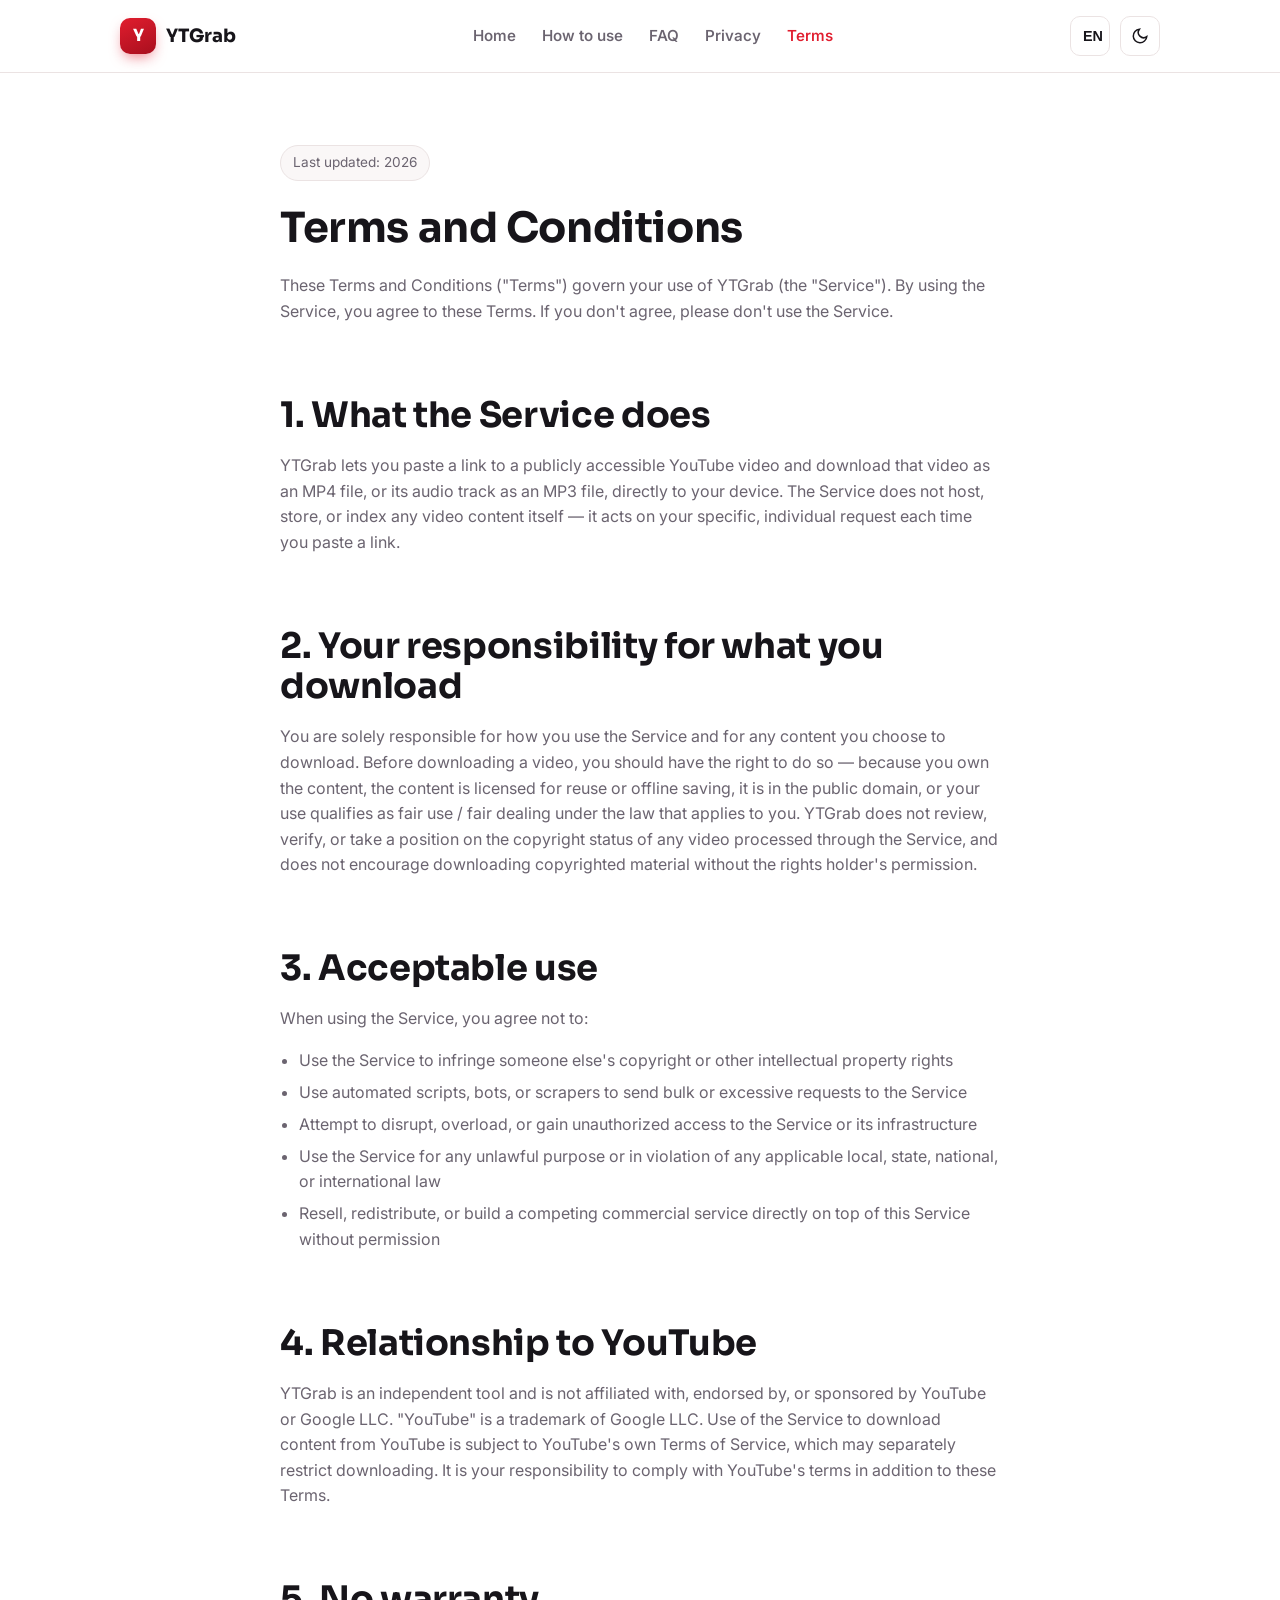
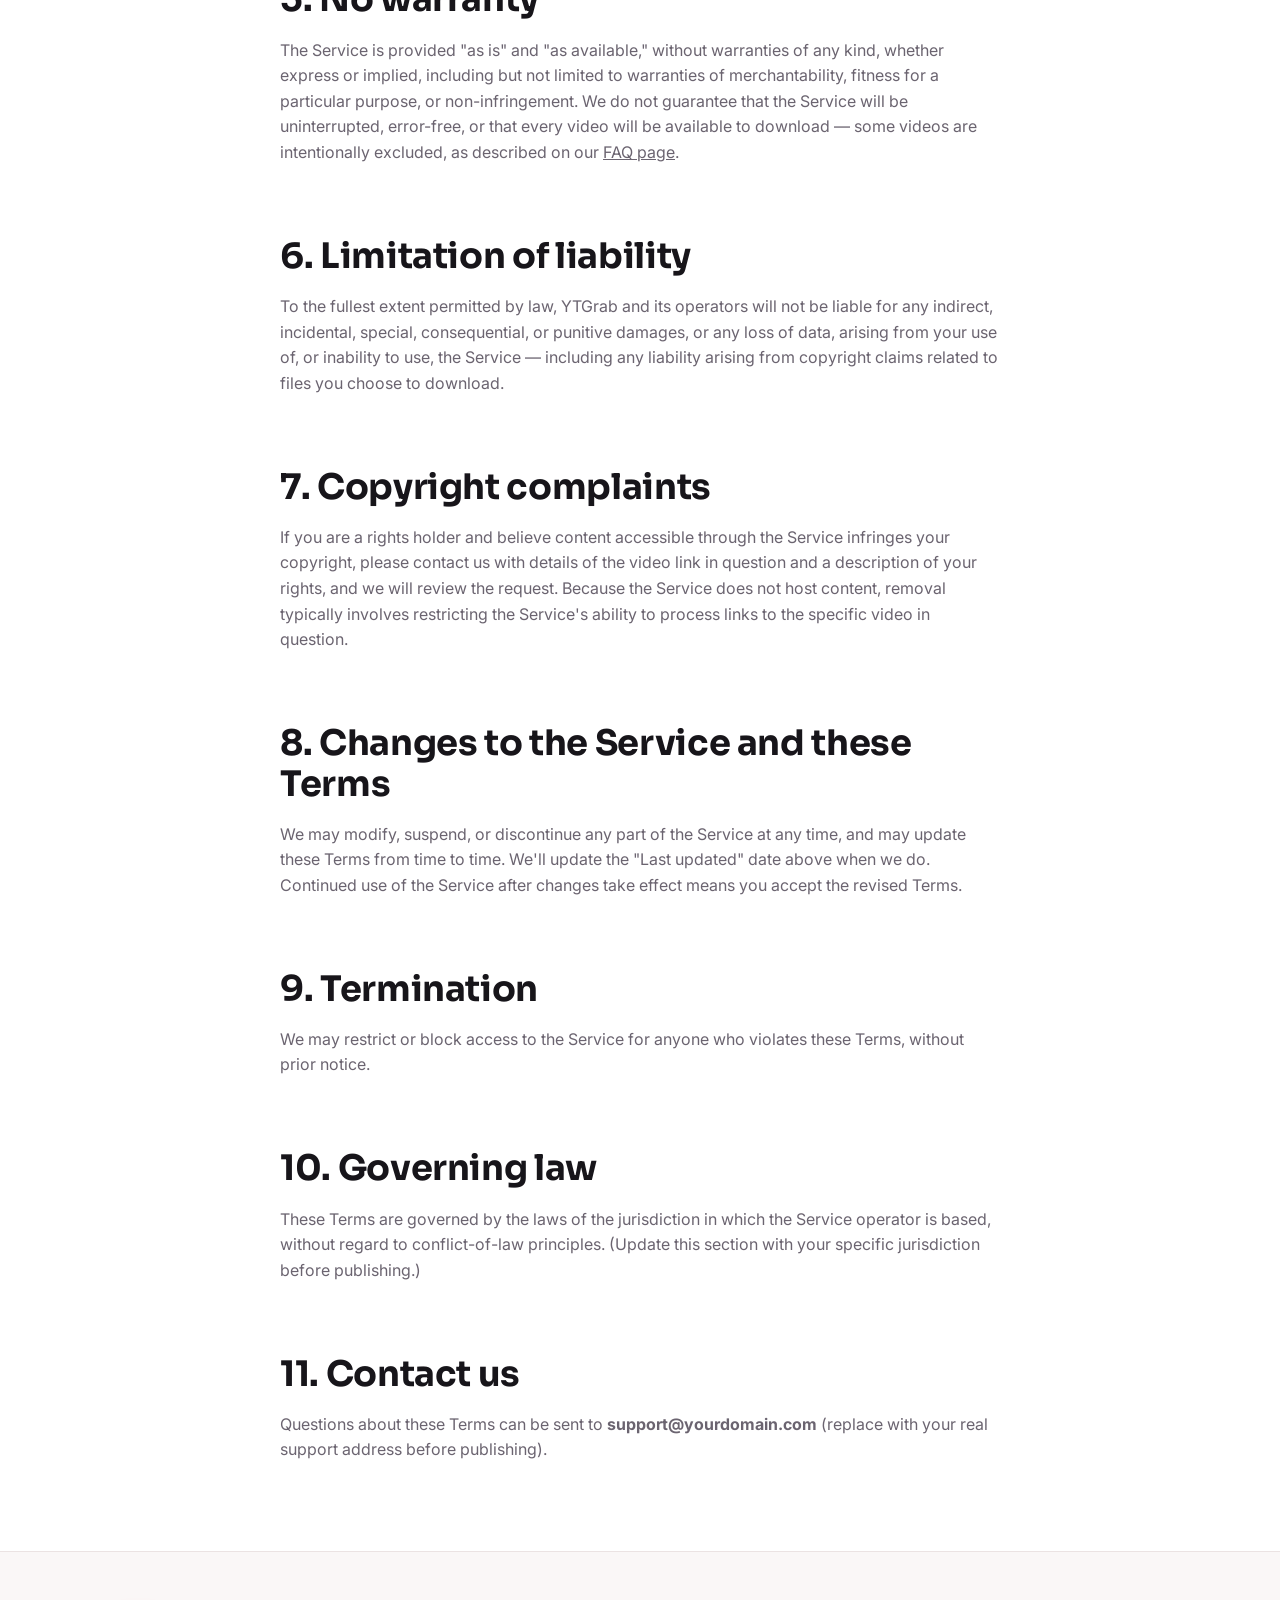
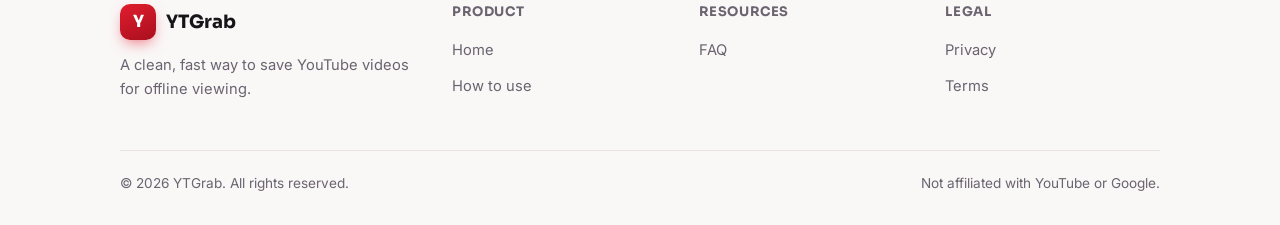
<file: terms-and-conditions.html>
<!DOCTYPE html>
<html lang="en">
<head>
<meta charset="UTF-8">
<meta name="viewport" content="width=device-width, initial-scale=1.0">
<title>Terms and Conditions | YTGrab</title>
<meta name="description" content="The Terms and Conditions for using YTGrab's YouTube video downloader, including acceptable use, copyright responsibility, and disclaimers.">
<link rel="icon" type="image/svg+xml" href="assets/favicon.svg">
<link rel="preconnect" href="https://fonts.googleapis.com">
<link rel="preconnect" href="https://fonts.gstatic.com" crossorigin>
<link href="https://fonts.googleapis.com/css2?family=Sora:wght@600;700;800&family=Inter:wght@400;500;600&display=swap" rel="stylesheet">
<link rel="stylesheet" href="css/style.css">
</head>
<body>

<header class="site-header">
  <div class="container">
    <a href="index.html" class="brand">
      <span class="brand-mark">Y</span>
      <span class="brand-name">YTGrab</span>
    </a>
    <nav class="main-nav">
      <a href="index.html" data-i18n="nav_home">Home</a>
      <a href="how-to-use.html" data-i18n="nav_howto">How to use</a>
      <a href="faq.html" data-i18n="nav_faq">FAQ</a>
      <a href="privacy-policy.html" data-i18n="nav_privacy">Privacy</a>
      <a href="terms-and-conditions.html" class="active" data-i18n="nav_terms">Terms</a>
    </nav>
    <div class="header-actions">
      <div class="lang-wrap">
        <button class="icon-btn lang-btn" type="button" aria-label="Change language" aria-haspopup="true">
          <svg viewBox="0 0 24 24" fill="none" stroke="currentColor" stroke-width="2"><circle cx="12" cy="12" r="9"/><path d="M3 12h18M12 3c2.5 2.7 3.8 6 3.8 9s-1.3 6.3-3.8 9c-2.5-2.7-3.8-6-3.8-9s1.3-6.3 3.8-9z"/></svg>
          <span data-current-lang>EN</span>
        </button>
        <div class="lang-menu" role="menu"></div>
      </div>
      <button class="icon-btn theme-toggle" type="button" aria-label="Toggle dark mode">
        <svg class="sun" viewBox="0 0 24 24" fill="none" stroke="currentColor" stroke-width="2"><circle cx="12" cy="12" r="4"/><path d="M12 2v2M12 20v2M4.9 4.9l1.4 1.4M17.7 17.7l1.4 1.4M2 12h2M20 12h2M4.9 19.1l1.4-1.4M17.7 6.3l1.4-1.4"/></svg>
        <svg class="moon" viewBox="0 0 24 24" fill="none" stroke="currentColor" stroke-width="2"><path d="M21 12.8A9 9 0 1111.2 3 7 7 0 0021 12.8z"/></svg>
      </button>
      <button class="icon-btn menu-toggle" type="button" aria-label="Open menu">
        <svg viewBox="0 0 24 24" fill="none" stroke="currentColor" stroke-width="2"><path d="M3 6h18M3 12h18M3 18h18"/></svg>
      </button>
    </div>
  </div>
</header>

<main>
  <section class="section">
    <div class="container prose">
      <span class="updated-note">Last updated: <span data-year></span></span>
      <h1 style="font-size:clamp(1.9rem,4.5vw,2.6rem);">Terms and Conditions</h1>
      <p>These Terms and Conditions ("Terms") govern your use of YTGrab (the "Service"). By using the Service, you agree to these Terms. If you don't agree, please don't use the Service.</p>

      <h2>1. What the Service does</h2>
      <p>YTGrab lets you paste a link to a publicly accessible YouTube video and download that video as an MP4 file, or its audio track as an MP3 file, directly to your device. The Service does not host, store, or index any video content itself — it acts on your specific, individual request each time you paste a link.</p>

      <h2>2. Your responsibility for what you download</h2>
      <p>You are solely responsible for how you use the Service and for any content you choose to download. Before downloading a video, you should have the right to do so — because you own the content, the content is licensed for reuse or offline saving, it is in the public domain, or your use qualifies as fair use / fair dealing under the law that applies to you. YTGrab does not review, verify, or take a position on the copyright status of any video processed through the Service, and does not encourage downloading copyrighted material without the rights holder's permission.</p>

      <h2>3. Acceptable use</h2>
      <p>When using the Service, you agree not to:</p>
      <ul>
        <li>Use the Service to infringe someone else's copyright or other intellectual property rights</li>
        <li>Use automated scripts, bots, or scrapers to send bulk or excessive requests to the Service</li>
        <li>Attempt to disrupt, overload, or gain unauthorized access to the Service or its infrastructure</li>
        <li>Use the Service for any unlawful purpose or in violation of any applicable local, state, national, or international law</li>
        <li>Resell, redistribute, or build a competing commercial service directly on top of this Service without permission</li>
      </ul>

      <h2>4. Relationship to YouTube</h2>
      <p>YTGrab is an independent tool and is not affiliated with, endorsed by, or sponsored by YouTube or Google LLC. "YouTube" is a trademark of Google LLC. Use of the Service to download content from YouTube is subject to YouTube's own Terms of Service, which may separately restrict downloading. It is your responsibility to comply with YouTube's terms in addition to these Terms.</p>

      <h2>5. No warranty</h2>
      <p>The Service is provided "as is" and "as available," without warranties of any kind, whether express or implied, including but not limited to warranties of merchantability, fitness for a particular purpose, or non-infringement. We do not guarantee that the Service will be uninterrupted, error-free, or that every video will be available to download — some videos are intentionally excluded, as described on our <a href="faq.html">FAQ page</a>.</p>

      <h2>6. Limitation of liability</h2>
      <p>To the fullest extent permitted by law, YTGrab and its operators will not be liable for any indirect, incidental, special, consequential, or punitive damages, or any loss of data, arising from your use of, or inability to use, the Service — including any liability arising from copyright claims related to files you choose to download.</p>

      <h2>7. Copyright complaints</h2>
      <p>If you are a rights holder and believe content accessible through the Service infringes your copyright, please contact us with details of the video link in question and a description of your rights, and we will review the request. Because the Service does not host content, removal typically involves restricting the Service's ability to process links to the specific video in question.</p>

      <h2>8. Changes to the Service and these Terms</h2>
      <p>We may modify, suspend, or discontinue any part of the Service at any time, and may update these Terms from time to time. We'll update the "Last updated" date above when we do. Continued use of the Service after changes take effect means you accept the revised Terms.</p>

      <h2>9. Termination</h2>
      <p>We may restrict or block access to the Service for anyone who violates these Terms, without prior notice.</p>

      <h2>10. Governing law</h2>
      <p>These Terms are governed by the laws of the jurisdiction in which the Service operator is based, without regard to conflict-of-law principles. (Update this section with your specific jurisdiction before publishing.)</p>

      <h2>11. Contact us</h2>
      <p>Questions about these Terms can be sent to <strong>support@yourdomain.com</strong> (replace with your real support address before publishing).</p>
    </div>
  </section>
</main>

<footer class="site-footer">
  <div class="container">
    <div class="footer-grid">
      <div class="footer-col">
        <div class="brand" style="margin-bottom:14px;">
          <span class="brand-mark">Y</span><span class="brand-name">YTGrab</span>
        </div>
        <p style="font-size:.92rem;" data-i18n="footer_tagline">A clean, fast way to save YouTube videos for offline viewing.</p>
      </div>
      <div class="footer-col">
        <h4 data-i18n="footer_product">Product</h4>
        <a href="index.html" data-i18n="nav_home">Home</a>
        <a href="how-to-use.html" data-i18n="nav_howto">How to use</a>
      </div>
      <div class="footer-col">
        <h4 data-i18n="footer_resources">Resources</h4>
        <a href="faq.html" data-i18n="nav_faq">FAQ</a>
      </div>
      <div class="footer-col">
        <h4 data-i18n="footer_legal">Legal</h4>
        <a href="privacy-policy.html" data-i18n="nav_privacy">Privacy</a>
        <a href="terms-and-conditions.html" data-i18n="nav_terms">Terms</a>
      </div>
    </div>
    <div class="footer-bottom">
      <span>© <span data-year></span> YTGrab. <span data-i18n="footer_rights">All rights reserved.</span></span>
      <span data-i18n="footer_disclaimer">Not affiliated with YouTube or Google.</span>
    </div>
  </div>
</footer>

<script src="js/i18n.js"></script>
<script src="js/main.js"></script>
</body>
</html>
</file>
<file: css/style.css>
/* =========================================================
   YTGrab — design tokens
   Rename the project? Just find & replace "YTGrab" everywhere.
   ========================================================= */

:root{
  --color-bg: #FFFFFF;
  --color-bg-alt: #FAF7F7;
  --color-surface: #FFFFFF;
  --color-border: #EBE3E3;
  --color-text: #17151A;
  --color-text-muted: #6B6470;
  --color-primary: #E11D2E;
  --color-primary-dark: #A80F1E;
  --color-primary-light: #FDEBEC;
  --color-accent: #FF5A5F;
  --color-success: #16A34A;
  --color-danger-bg: #FDEBEC;

  --radius-sm: 8px;
  --radius: 14px;
  --radius-lg: 22px;
  --shadow-sm: 0 1px 2px rgba(20,10,10,.05);
  --shadow: 0 8px 24px rgba(20,10,10,.08);
  --shadow-lg: 0 20px 45px rgba(20,10,10,.14);

  --font-display: "Sora", "Segoe UI", sans-serif;
  --font-body: "Inter", "Segoe UI", sans-serif;

  --max-width: 1080px;
  --header-h: 72px;
}

[data-theme="dark"]{
  --color-bg: #0D0C10;
  --color-bg-alt: #151318;
  --color-surface: #1A171D;
  --color-border: #2B262C;
  --color-text: #F4F1F2;
  --color-text-muted: #A79FA4;
  --color-primary: #FF4D5E;
  --color-primary-dark: #FF7B87;
  --color-primary-light: #2B1417;
  --color-success: #4ADE80;
  --color-danger-bg: #2B1417;
  --shadow-sm: 0 1px 2px rgba(0,0,0,.3);
  --shadow: 0 8px 24px rgba(0,0,0,.4);
  --shadow-lg: 0 20px 45px rgba(0,0,0,.55);
}

*,*::before,*::after{ box-sizing: border-box; }
html{ scroll-behavior: smooth; }

body{
  margin:0;
  background: var(--color-bg);
  color: var(--color-text);
  font-family: var(--font-body);
  font-size: 16px;
  line-height: 1.6;
  -webkit-font-smoothing: antialiased;
  transition: background .2s ease, color .2s ease;
}

img{ max-width:100%; display:block; }
a{ color: inherit; }

h1,h2,h3,h4{
  font-family: var(--font-display);
  line-height: 1.15;
  margin: 0 0 .5em;
  letter-spacing: -0.01em;
}
h1{ font-size: clamp(2.1rem, 5vw, 3.4rem); font-weight: 700; }
h2{ font-size: clamp(1.5rem, 3.2vw, 2.2rem); font-weight: 700; }
h3{ font-size: 1.25rem; font-weight: 650; }
p{ margin: 0 0 1em; color: var(--color-text-muted); }

.container{
  max-width: var(--max-width);
  margin: 0 auto;
  padding: 0 20px;
}

/* Signature element: a short "progress" underline, evokes a download bar */
.eyebrow{
  display:inline-flex;
  align-items:center;
  gap:8px;
  font-family: var(--font-display);
  font-size: .8rem;
  font-weight: 600;
  letter-spacing: .04em;
  text-transform: uppercase;
  color: var(--color-primary);
  background: var(--color-primary-light);
  padding: 6px 14px 6px 10px;
  border-radius: 999px;
  margin-bottom: 14px;
}
.eyebrow::before{
  content:"";
  width: 16px; height: 4px;
  border-radius: 2px;
  background: linear-gradient(90deg, var(--color-primary), transparent);
  flex-shrink:0;
}

.section-title{ text-align:center; max-width: 640px; margin: 0 auto 12px; }
.section-sub{ text-align:center; max-width: 620px; margin: 0 auto 44px; }
.section{ padding: 72px 0; }
.section-alt{ background: var(--color-bg-alt); }

/* ---------- Buttons ---------- */
.btn{
  display:inline-flex;
  align-items:center;
  justify-content:center;
  gap:8px;
  font-family: var(--font-display);
  font-weight: 650;
  font-size: .98rem;
  padding: 14px 22px;
  border-radius: var(--radius-sm);
  border: 1px solid transparent;
  cursor: pointer;
  text-decoration:none;
  transition: transform .12s ease, box-shadow .12s ease, background .15s ease, opacity .15s ease;
  white-space: nowrap;
}
.btn:active{ transform: translateY(1px) scale(.99); }
.btn-primary{
  background: linear-gradient(180deg, var(--color-primary), var(--color-primary-dark));
  color: #fff;
  box-shadow: 0 10px 24px -8px rgba(225,29,46,.55);
}
.btn-primary:hover{ box-shadow: 0 14px 28px -8px rgba(225,29,46,.65); }
.btn-ghost{
  background: transparent;
  color: var(--color-text);
  border-color: var(--color-border);
}
.btn-ghost:hover{ border-color: var(--color-primary); color: var(--color-primary); }
.btn-block{ width:100%; }
.btn[disabled]{ opacity:.6; cursor:not-allowed; }
.btn .spinner{ display:none; }
.btn.is-loading .spinner{ display:inline-block; }
.btn.is-loading .btn-label{ opacity:.7; }

.spinner{
  width:16px; height:16px;
  border-radius:50%;
  border: 2px solid rgba(255,255,255,.4);
  border-top-color:#fff;
  animation: spin .7s linear infinite;
}
@keyframes spin{ to{ transform: rotate(360deg); } }

/* ---------- Header ---------- */
.site-header{
  position: sticky; top:0; z-index: 50;
  background: color-mix(in srgb, var(--color-bg) 88%, transparent);
  backdrop-filter: blur(10px);
  border-bottom: 1px solid var(--color-border);
}
.site-header .container{
  height: var(--header-h);
  display:flex;
  align-items:center;
  justify-content:space-between;
  gap: 16px;
}
.brand{ display:flex; align-items:center; gap:10px; text-decoration:none; }
.brand-mark{
  width:36px; height:36px; border-radius: 10px;
  background: linear-gradient(155deg, var(--color-primary), var(--color-primary-dark));
  display:flex; align-items:center; justify-content:center;
  color:#fff; font-family: var(--font-display); font-weight:800; font-size: 1.05rem;
  box-shadow: 0 6px 14px -4px rgba(225,29,46,.6);
}
.brand-name{ font-family: var(--font-display); font-weight: 750; font-size: 1.15rem; }

.main-nav{ display:flex; align-items:center; gap: 26px; }
.main-nav a{
  text-decoration:none; color: var(--color-text-muted);
  font-size: .95rem; font-weight: 560;
  transition: color .15s ease;
}
.main-nav a:hover, .main-nav a.active{ color: var(--color-primary); }

.header-actions{ display:flex; align-items:center; gap: 10px; }

.icon-btn{
  width: 40px; height:40px;
  display:flex; align-items:center; justify-content:center;
  border-radius: 10px;
  border: 1px solid var(--color-border);
  background: var(--color-surface);
  color: var(--color-text);
  cursor:pointer;
}
.icon-btn:hover{ border-color: var(--color-primary); color: var(--color-primary); }
.icon-btn svg{ width:18px; height:18px; }

.theme-toggle .sun{ display:none; }
[data-theme="dark"] .theme-toggle .sun{ display:block; }
[data-theme="dark"] .theme-toggle .moon{ display:none; }

/* language dropdown */
.lang-wrap{ position:relative; }
.lang-btn{
  display:flex; align-items:center; gap:6px;
  padding: 8px 10px;
  font-size:.9rem; font-weight:600;
}
.lang-menu{
  position:absolute; right:0; top:calc(100% + 8px);
  background: var(--color-surface);
  border: 1px solid var(--color-border);
  border-radius: var(--radius-sm);
  box-shadow: var(--shadow-lg);
  min-width: 170px;
  padding: 6px;
  display:none;
  max-height: 320px;
  overflow-y:auto;
  z-index: 60;
}
.lang-menu.open{ display:block; }
.lang-menu button{
  display:flex; width:100%; align-items:center; gap:8px;
  padding: 9px 10px;
  border:none; background:transparent; color: var(--color-text);
  font-family: var(--font-body); font-size:.92rem;
  border-radius: 8px; cursor:pointer; text-align:left;
}
.lang-menu button:hover{ background: var(--color-primary-light); color: var(--color-primary); }
.lang-menu button.active{ color: var(--color-primary); font-weight:700; }

.menu-toggle{ display:none; }

/* mobile nav */
@media (max-width: 860px){
  .main-nav{
    position: fixed; inset: var(--header-h) 0 0 0;
    background: var(--color-bg);
    flex-direction: column;
    align-items: flex-start;
    padding: 26px 20px;
    gap: 4px;
    transform: translateX(100%);
    transition: transform .22s ease;
    overflow-y:auto;
  }
  .main-nav.open{ transform: translateX(0); }
  .main-nav a{
    width:100%; padding: 14px 4px;
    border-bottom: 1px solid var(--color-border);
    font-size: 1.05rem;
  }
  .menu-toggle{ display:flex; }
}

/* ---------- Hero / downloader card ---------- */
.hero{ padding: 60px 0 20px; text-align:center; }
.hero h1{ margin-bottom: 16px; }
.hero h1 .accent{
  background: linear-gradient(100deg, var(--color-primary), var(--color-accent));
  -webkit-background-clip: text; background-clip:text; color: transparent;
}
.hero-sub{ max-width: 560px; margin: 0 auto 34px; font-size: 1.05rem; }

.downloader-card{
  max-width: 620px; margin: 0 auto;
  background: var(--color-surface);
  border: 1px solid var(--color-border);
  border-radius: var(--radius-lg);
  box-shadow: var(--shadow);
  padding: 22px;
}
.input-row{
  display:flex; gap:10px; margin-bottom: 12px;
  border: 1px solid var(--color-border);
  border-radius: var(--radius-sm);
  padding: 4px;
  background: var(--color-bg);
}
.input-row input{
  flex:1; border:none; background:transparent; outline:none;
  padding: 12px 10px; font-size: .98rem; color: var(--color-text); min-width:0;
}
.input-row .yt-icon{ width:26px; height:26px; flex-shrink:0; align-self:center; margin-left:8px; }

.trust-row{
  display:flex; justify-content:center; gap: 22px; flex-wrap:wrap;
  margin-top: 16px; font-size: .85rem; color: var(--color-text-muted);
}
.trust-row span{ display:flex; align-items:center; gap:6px; }
.trust-row svg{ width:16px; height:16px; color: var(--color-primary); }

.result-box{ display:none; margin-top: 18px; text-align:left; }
.result-box.show{ display:block; }
.result-thumb{
  display:flex; gap:14px; align-items:center;
  padding: 14px; border: 1px solid var(--color-border); border-radius: var(--radius-sm);
  margin-bottom: 12px; background: var(--color-bg-alt);
}
.result-thumb .thumb-ph{
  width: 92px; height: 60px; border-radius: 8px; flex-shrink:0;
  background: linear-gradient(135deg, var(--color-primary-light), var(--color-border));
  display:flex; align-items:center; justify-content:center;
  color: var(--color-primary);
}
.result-thumb .thumb-ph svg{ width:22px; height:22px; }
.format-option{
  display:flex; align-items:center; justify-content:space-between;
  padding: 12px 14px; border:1px solid var(--color-border); border-radius: var(--radius-sm);
  margin-bottom: 8px; font-size:.92rem;
}
.format-tag{
  font-family: var(--font-display); font-weight:700; font-size:.72rem;
  background: var(--color-primary-light); color: var(--color-primary);
  padding: 3px 8px; border-radius: 6px; margin-right: 10px;
}
.disclaimer-note{ font-size: .82rem; color: var(--color-text-muted); text-align:center; margin-top: 22px; }
.disclaimer-note a{ color: var(--color-primary); text-decoration: underline; }

/* ---------- Steps ---------- */
.steps{ display:grid; gap: 20px; grid-template-columns: repeat(3, 1fr); }
.step-card{
  background: var(--color-surface); border:1px solid var(--color-border);
  border-radius: var(--radius); padding: 26px; position:relative;
}
.step-num{
  display:inline-flex; align-items:center; justify-content:center;
  width: 34px; height:34px; border-radius: 10px;
  background: var(--color-primary-light); color: var(--color-primary);
  font-family: var(--font-display); font-weight:800; margin-bottom: 14px;
}

/* ---------- Feature grid ---------- */
.feature-grid{ display:grid; gap: 22px; grid-template-columns: repeat(3, 1fr); }
.feature-card{ padding: 6px; }
.feature-icon{
  width: 46px; height:46px; border-radius: 12px;
  background: var(--color-primary-light); color: var(--color-primary);
  display:flex; align-items:center; justify-content:center; margin-bottom: 14px;
}
.feature-icon svg{ width:22px; height:22px; }

/* ---------- Check lists ---------- */
.check-grid{ display:grid; gap: 32px; grid-template-columns: 1fr 1fr; }
.check-list{ list-style:none; margin:0; padding:0; }
.check-list li{ display:flex; gap:10px; padding: 9px 0; color: var(--color-text-muted); }
.check-list.good li svg{ color: var(--color-success); }
.check-list.bad li svg{ color: var(--color-primary); }
.check-list svg{ width:20px; height:20px; flex-shrink:0; margin-top:1px; }
.check-title{ font-family: var(--font-display); font-weight:750; margin-bottom: 12px; }
.check-title.good{ color: var(--color-success); }
.check-title.bad{ color: var(--color-primary); }

/* ---------- FAQ accordion ---------- */
.faq-list{ max-width: 760px; margin: 0 auto; }
.faq-item{ border-bottom: 1px solid var(--color-border); }
.faq-q{
  width:100%; display:flex; align-items:center; justify-content:space-between; gap: 16px;
  background:none; border:none; text-align:left; cursor:pointer;
  padding: 20px 4px; font-family: var(--font-display); font-weight:650; font-size: 1.02rem;
  color: var(--color-text);
}
.faq-q svg{ width:20px; height:20px; flex-shrink:0; transition: transform .2s ease; color: var(--color-primary); }
.faq-item.open .faq-q svg{ transform: rotate(180deg); }
.faq-a{ max-height:0; overflow:hidden; transition: max-height .25s ease; }
.faq-a p{ padding: 0 4px 20px; margin:0; }

/* ---------- Steps list page (how-to-use) ---------- */
.howto-list{ counter-reset: step; max-width: 720px; margin: 0 auto; }
.howto-item{
  display:flex; gap: 18px; padding: 22px 0; border-bottom: 1px solid var(--color-border);
}
.howto-item:last-child{ border-bottom:none; }
.howto-num{
  counter-increment: step; content: counter(step);
  width: 40px; height:40px; border-radius: 12px; flex-shrink:0;
  background: linear-gradient(155deg, var(--color-primary), var(--color-primary-dark));
  color:#fff; display:flex; align-items:center; justify-content:center;
  font-family: var(--font-display); font-weight:800;
}
.howto-num::before{ counter-increment: step; content: counter(step); }

/* ---------- Legal / long-form content pages ---------- */
.prose{ max-width: 760px; margin: 0 auto; }
.prose h2{ margin-top: 2em; }
.prose h3{ margin-top: 1.4em; }
.prose ul, .prose ol{ color: var(--color-text-muted); padding-left: 1.2em; }
.prose li{ margin-bottom: .4em; }
.updated-note{
  display:inline-block; font-size:.85rem; color: var(--color-text-muted);
  background: var(--color-bg-alt); border:1px solid var(--color-border);
  padding: 6px 12px; border-radius: 999px; margin-bottom: 24px;
}

/* ---------- CTA band ---------- */
.cta-band{
  text-align:center; padding: 60px 0;
  background: linear-gradient(155deg, var(--color-primary), var(--color-primary-dark));
  color:#fff; border-radius: var(--radius-lg);
}
.cta-band h2{ color:#fff; }
.cta-band p{ color: rgba(255,255,255,.85); }
.cta-band .btn-ghost{ background:#fff; color: var(--color-primary-dark); border-color:#fff; }

/* ---------- Footer ---------- */
.site-footer{ border-top:1px solid var(--color-border); padding: 52px 0 30px; background: var(--color-bg-alt); }
.footer-grid{ display:grid; gap: 32px; grid-template-columns: 1.4fr 1fr 1fr 1fr; margin-bottom: 34px; }
.footer-col h4{ font-family: var(--font-display); font-size: .82rem; text-transform:uppercase; letter-spacing:.04em; margin-bottom: 14px; color: var(--color-text-muted); }
.footer-col a{ display:block; text-decoration:none; color: var(--color-text-muted); font-size:.92rem; padding: 6px 0; }
.footer-col a:hover{ color: var(--color-primary); }
.footer-bottom{
  border-top:1px solid var(--color-border); padding-top: 22px;
  display:flex; justify-content:space-between; align-items:center; flex-wrap:wrap; gap: 12px;
  font-size:.85rem; color: var(--color-text-muted);
}

@media (max-width: 860px){
  .steps, .feature-grid, .check-grid, .footer-grid{ grid-template-columns: 1fr; }
  .footer-grid{ grid-template-columns: 1fr 1fr; }
}
@media (max-width: 520px){
  .footer-grid{ grid-template-columns: 1fr; }
  .input-row{ flex-direction:column; align-items:stretch; }
  .input-row .yt-icon{ display:none; }
}

.visually-hidden{
  position:absolute; width:1px; height:1px; overflow:hidden;
  clip:rect(0 0 0 0); white-space:nowrap;
}

@media (prefers-reduced-motion: reduce){
  *{ animation-duration: .01ms !important; transition-duration: .01ms !important; scroll-behavior:auto !important; }
}
</file>
